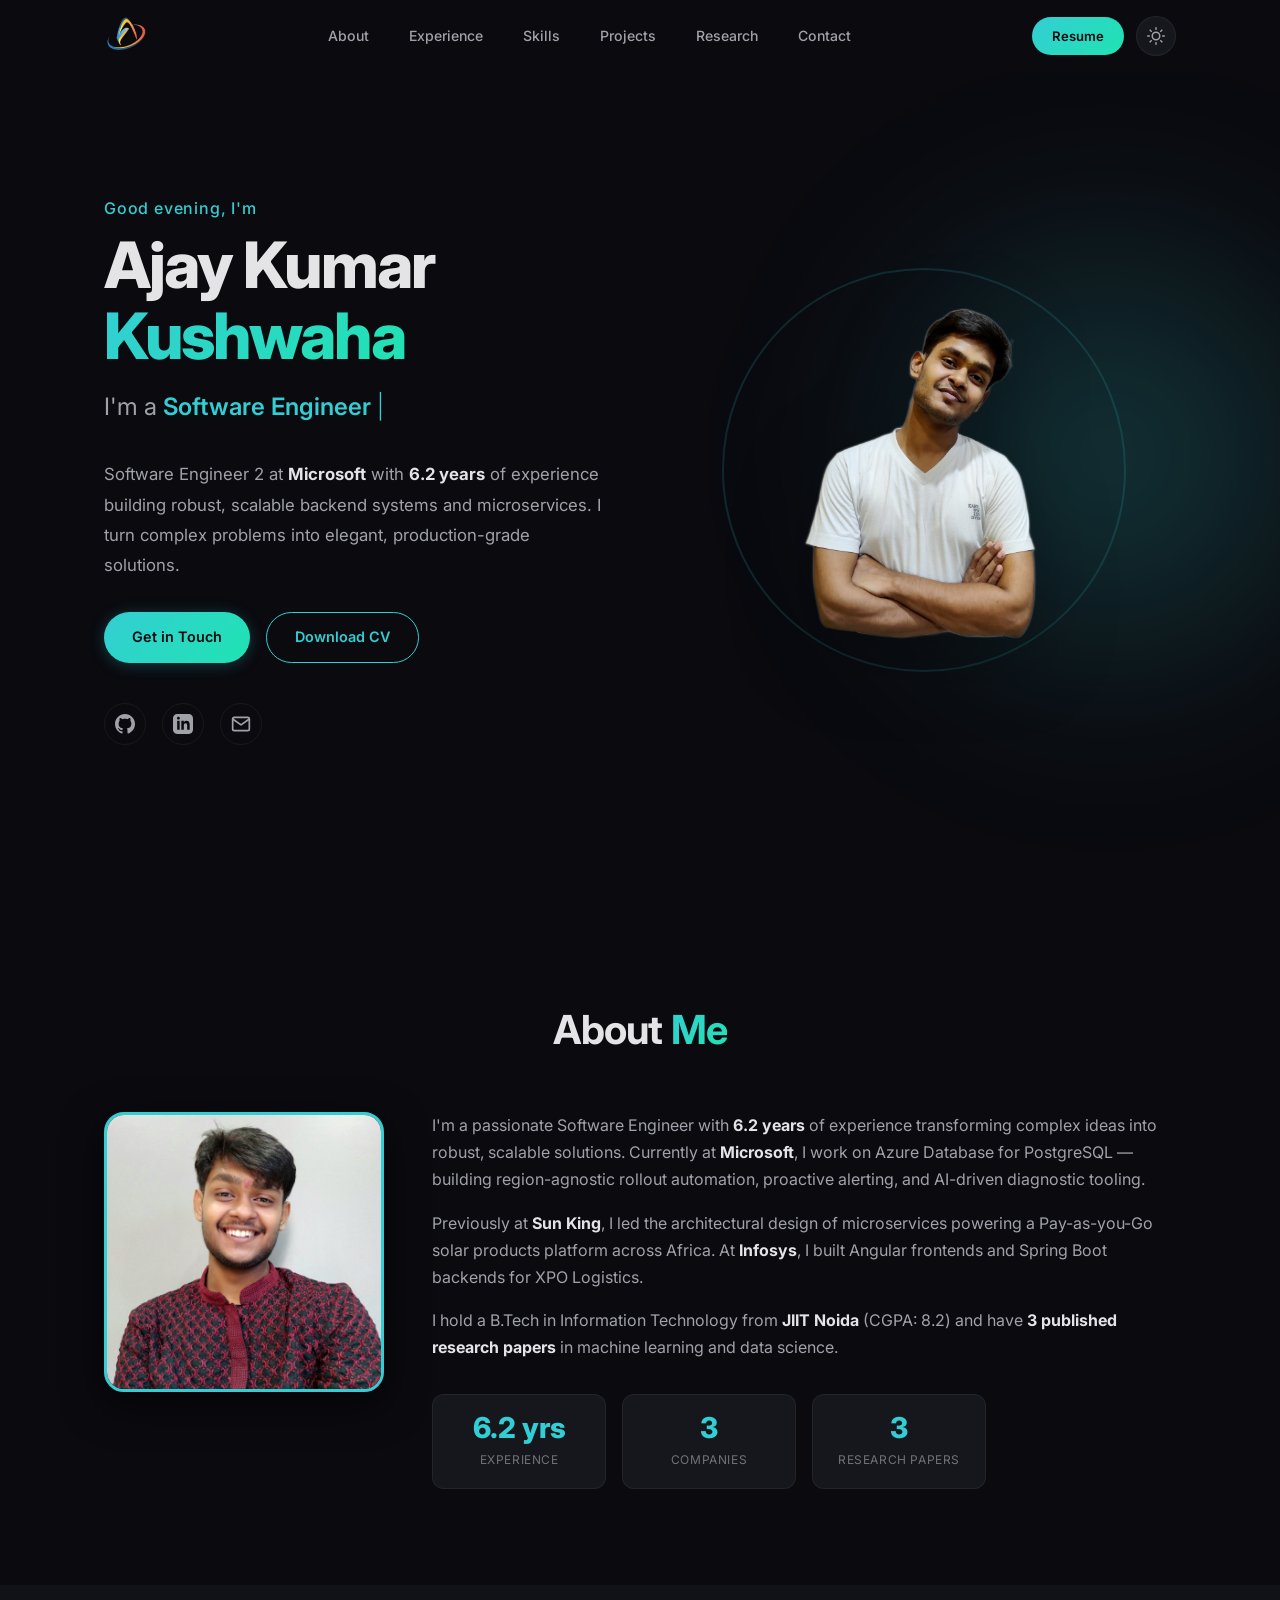
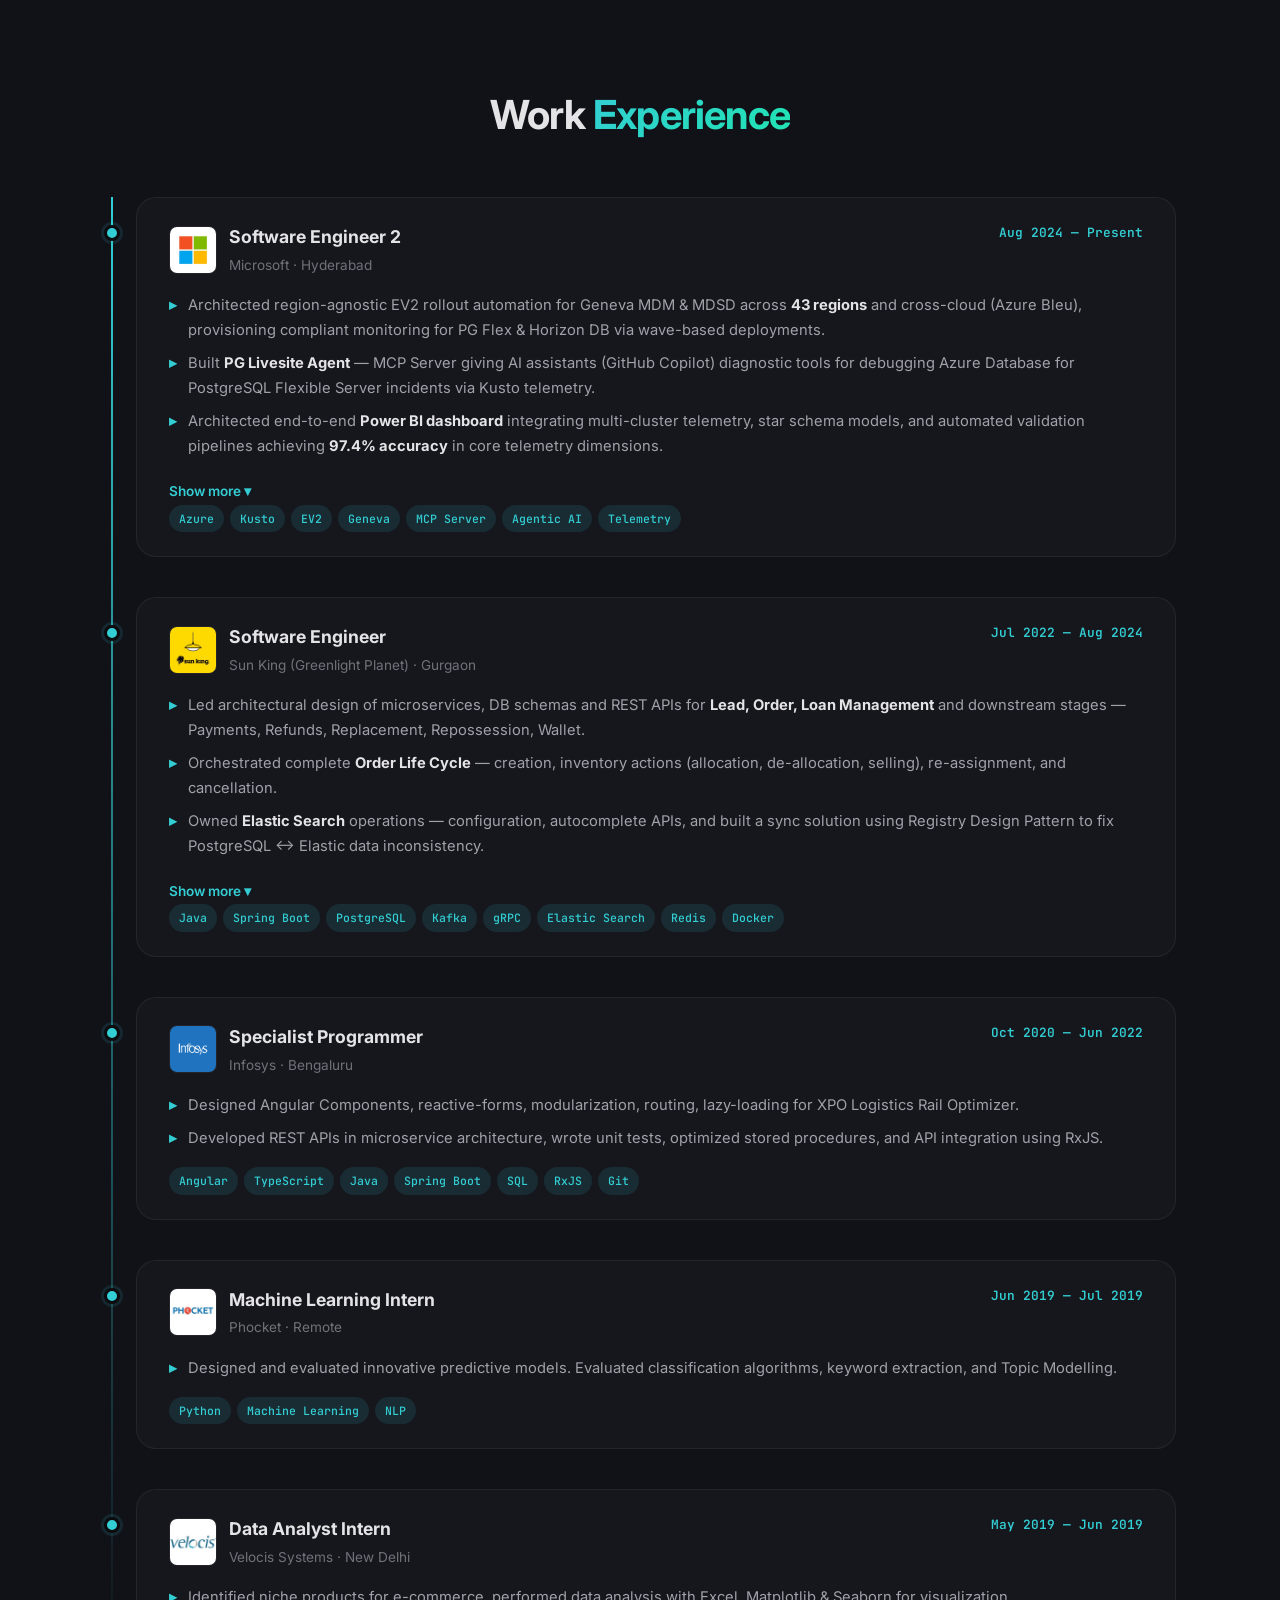
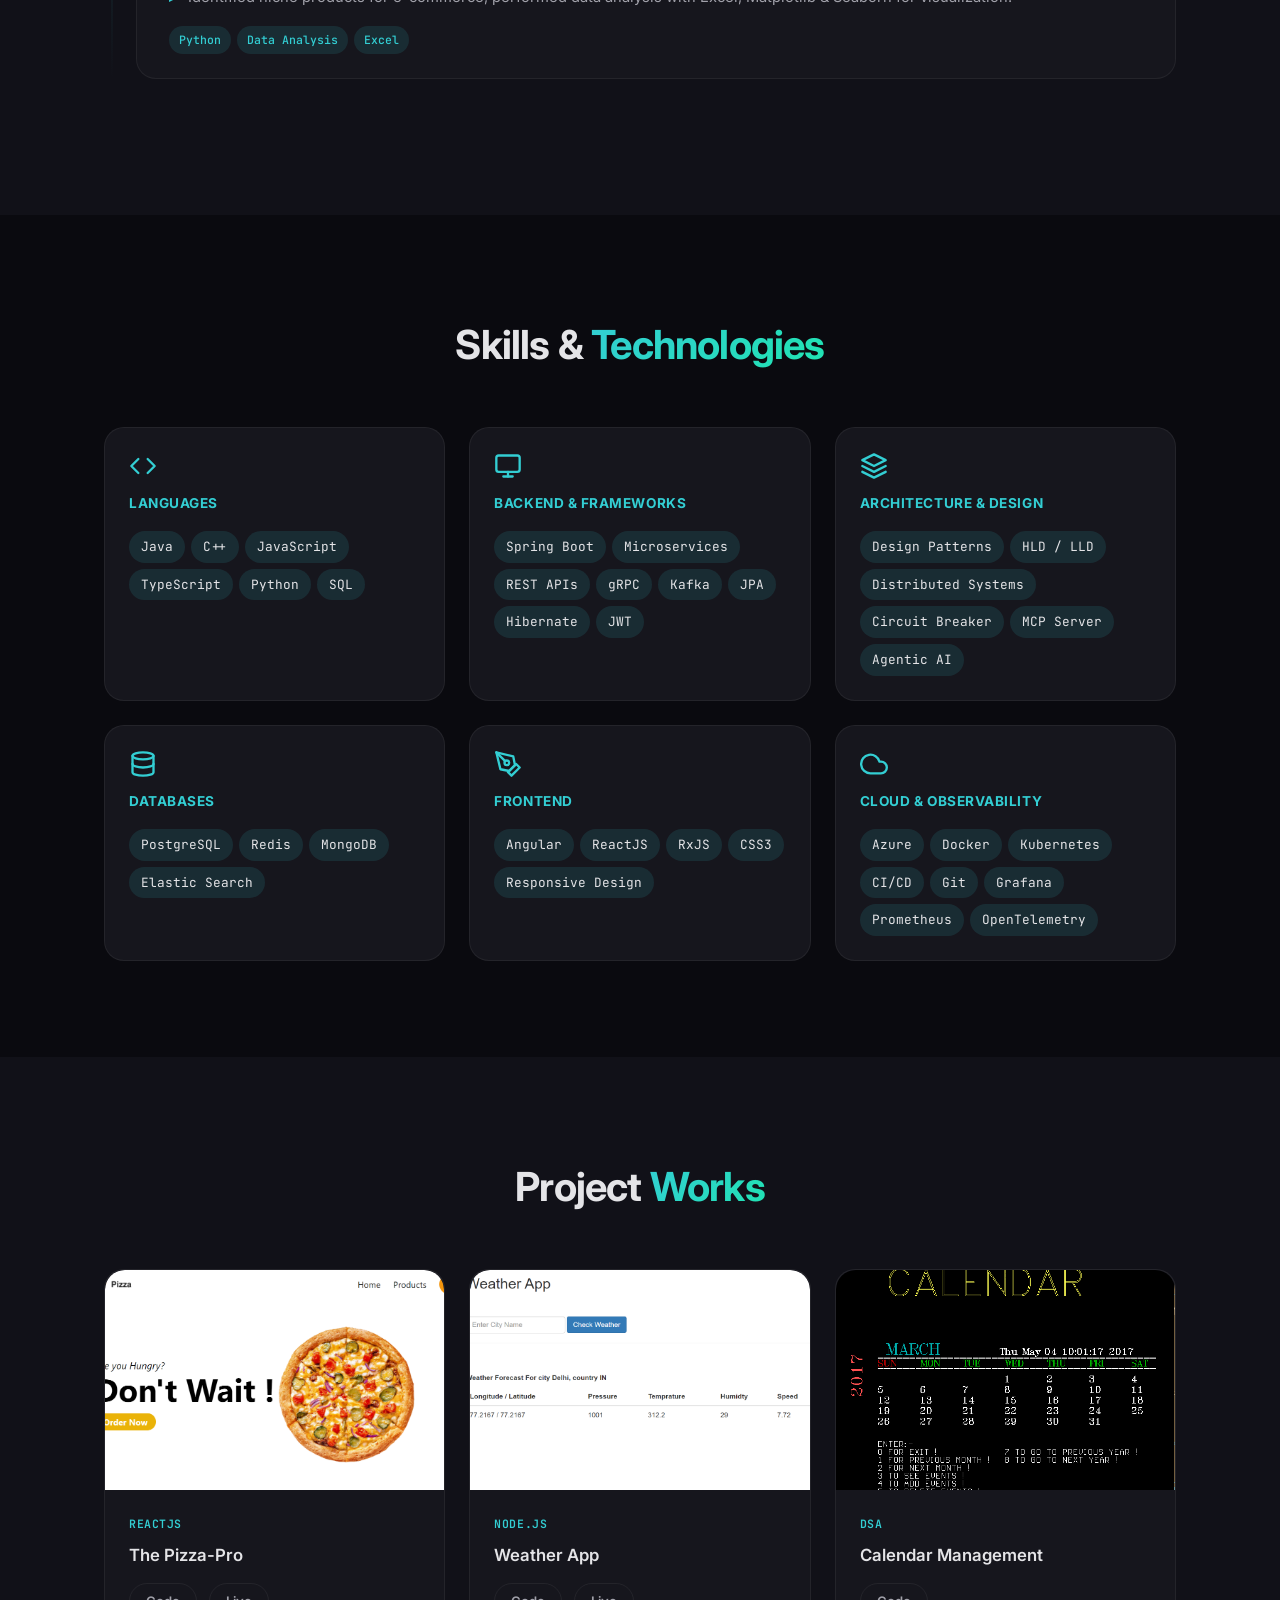
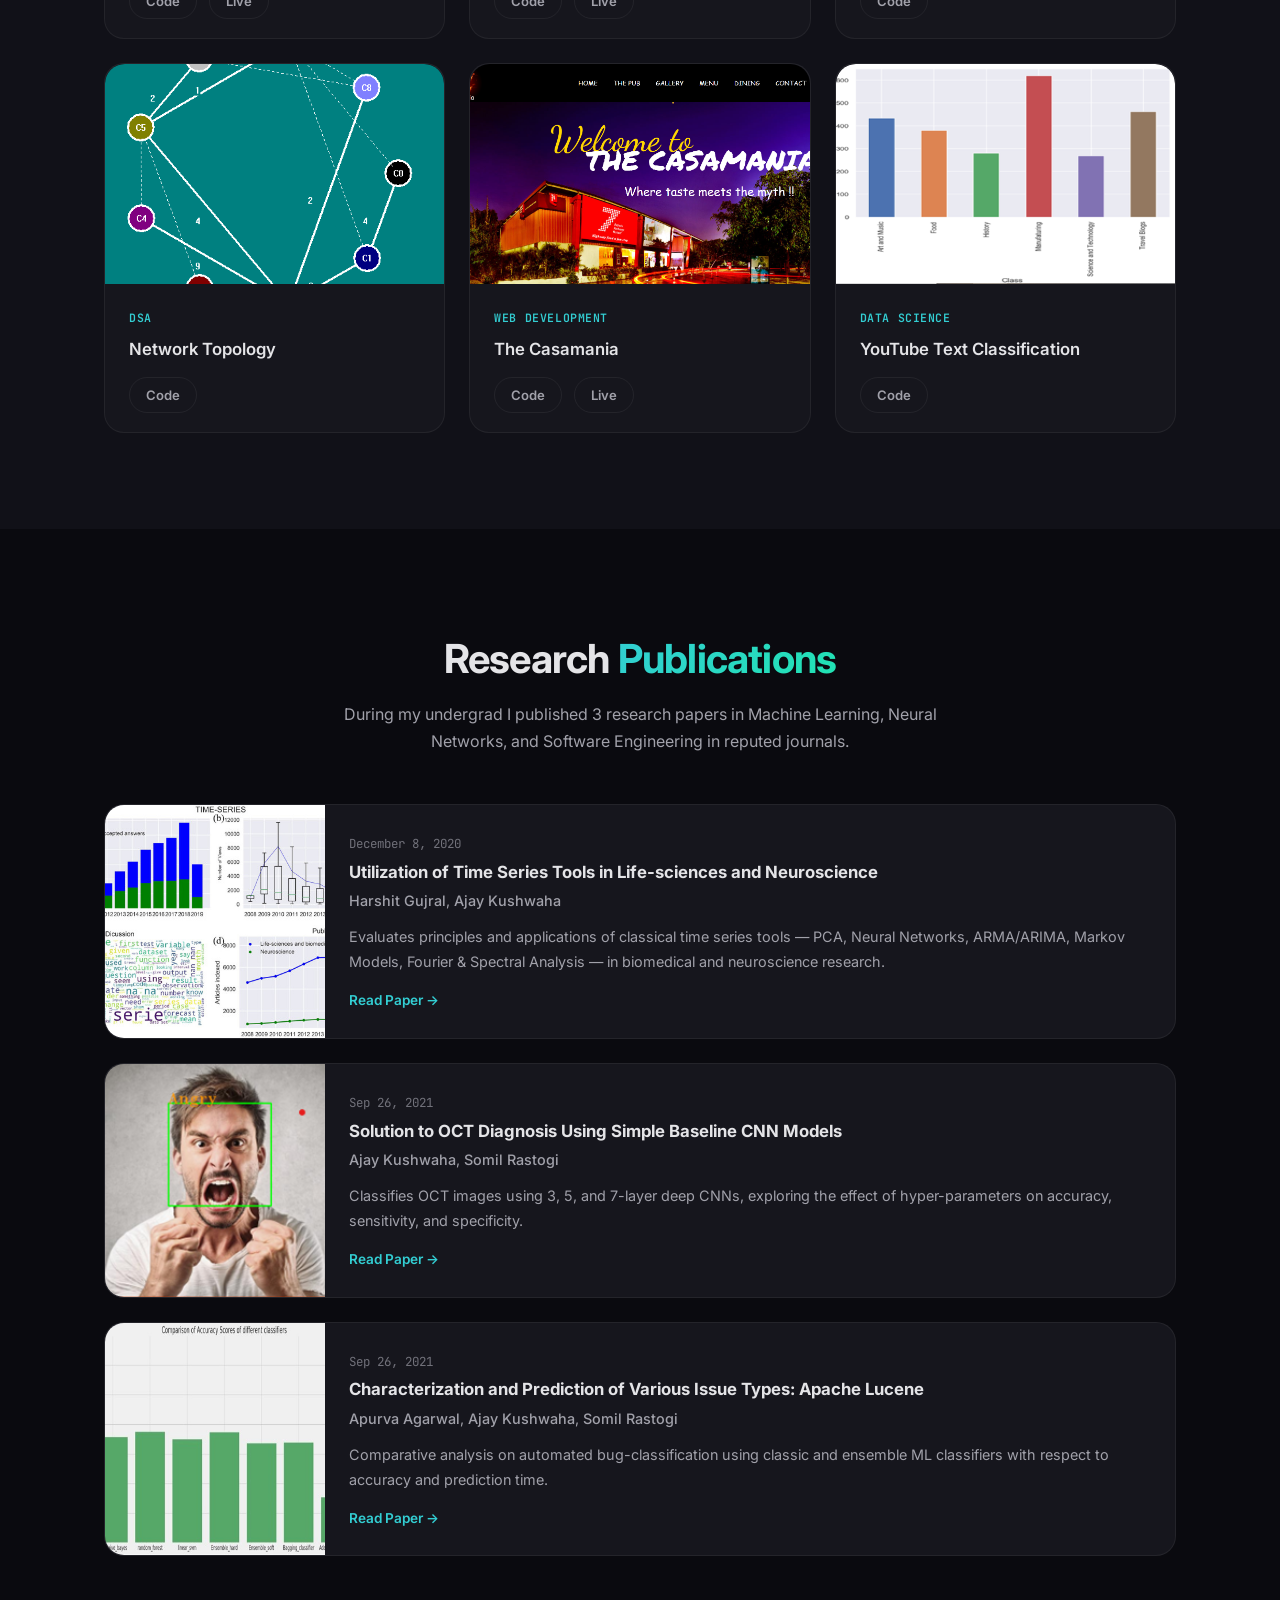
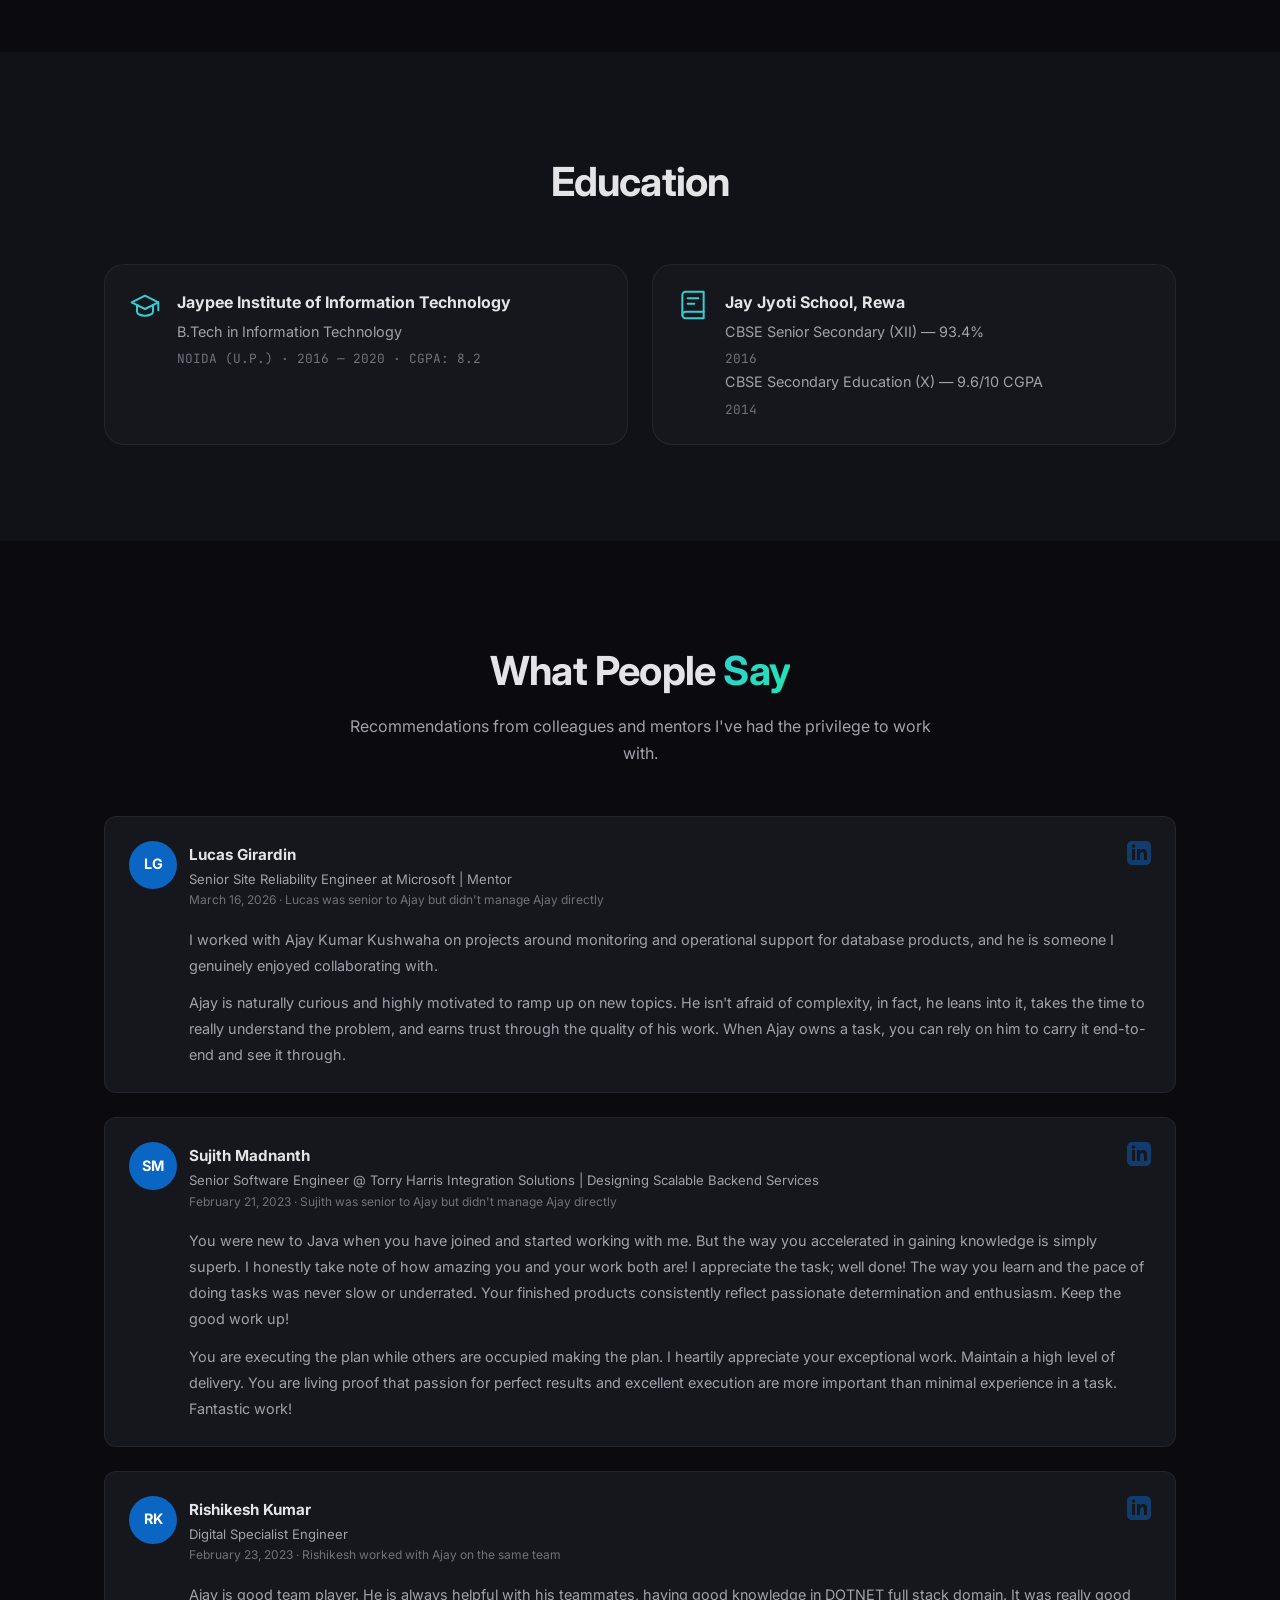
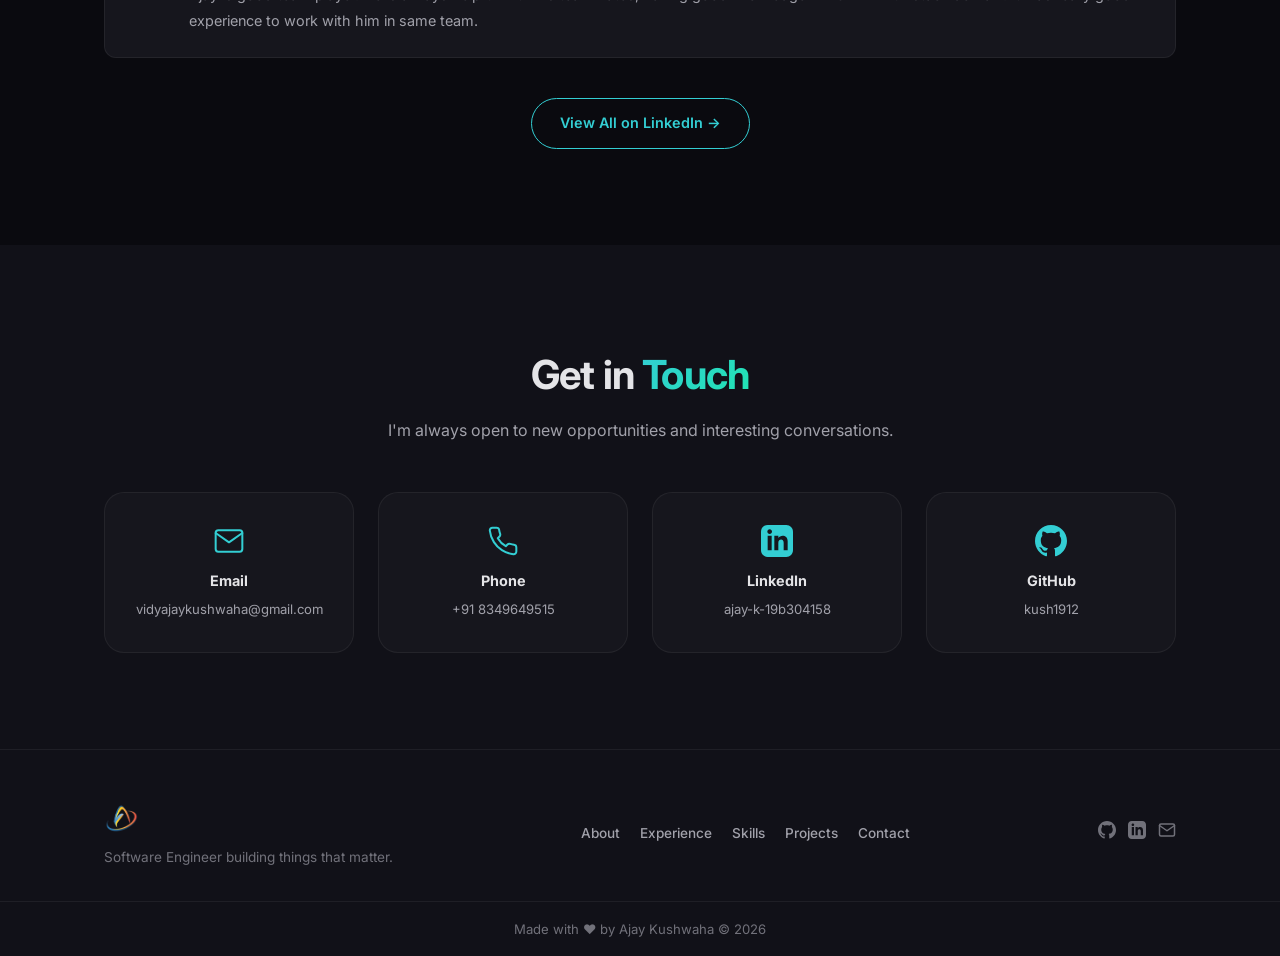
<file: index.html>
<!DOCTYPE html>
<html lang="en" data-theme="dark">
<head>
    <meta charset="UTF-8">
    <meta name="viewport" content="width=device-width, initial-scale=1.0">
    <title>Ajay Kushwaha — Software Engineer</title>
    <meta name="description" content="Portfolio of Ajay Kumar Kushwaha – Software Engineer 2 at Microsoft with 6+ years of experience in backend-heavy full-stack development.">
    <link rel="icon" href="./images/social-image.jpeg">
    <link rel="preconnect" href="https://fonts.googleapis.com">
    <link rel="preconnect" href="https://fonts.gstatic.com" crossorigin>
    <link href="https://fonts.googleapis.com/css2?family=Inter:wght@300;400;500;600;700;800&family=JetBrains+Mono:wght@400;500&display=swap" rel="stylesheet">
    <link rel="stylesheet" href="styles.css">
</head>
<body>

    <!-- ===== NAVBAR ===== -->
    <nav class="navbar" id="navbar">
        <div class="container nav-container">
            <a href="#hero" class="nav-logo"><img src="./images/logo-2.png" alt="Logo"></a>
            <ul class="nav-links" id="navLinks">
                <li><a href="#about" class="nav-link">About</a></li>
                <li><a href="#experience" class="nav-link">Experience</a></li>
                <li><a href="#skills" class="nav-link">Skills</a></li>
                <li><a href="#projects" class="nav-link">Projects</a></li>
                <li><a href="#publications" class="nav-link">Research</a></li>
                <li><a href="#contact" class="nav-link">Contact</a></li>
            </ul>
            <div class="nav-actions">
                <a href="https://drive.google.com/file/d/1bHguOERYRkp4T4EJ-AxXsdRhbKClsQc-/view?usp=sharing" target="_blank" class="btn btn-sm">Resume</a>
                <button class="theme-toggle" id="themeToggle" aria-label="Toggle theme">
                    <svg class="icon-sun" xmlns="http://www.w3.org/2000/svg" width="18" height="18" viewBox="0 0 24 24" fill="none" stroke="currentColor" stroke-width="2" stroke-linecap="round" stroke-linejoin="round"><circle cx="12" cy="12" r="5"/><line x1="12" y1="1" x2="12" y2="3"/><line x1="12" y1="21" x2="12" y2="23"/><line x1="4.22" y1="4.22" x2="5.64" y2="5.64"/><line x1="18.36" y1="18.36" x2="19.78" y2="19.78"/><line x1="1" y1="12" x2="3" y2="12"/><line x1="21" y1="12" x2="23" y2="12"/><line x1="4.22" y1="19.78" x2="5.64" y2="18.36"/><line x1="18.36" y1="5.64" x2="19.78" y2="4.22"/></svg>
                    <svg class="icon-moon" xmlns="http://www.w3.org/2000/svg" width="18" height="18" viewBox="0 0 24 24" fill="none" stroke="currentColor" stroke-width="2" stroke-linecap="round" stroke-linejoin="round"><path d="M21 12.79A9 9 0 1 1 11.21 3 7 7 0 0 0 21 12.79z"/></svg>
                </button>
                <button class="hamburger" id="hamburger" aria-label="Menu">
                    <span></span><span></span><span></span>
                </button>
            </div>
        </div>
    </nav>

    <!-- ===== HERO ===== -->
    <section class="hero" id="hero">
        <div class="hero-bg-glow"></div>
        <div class="container hero-container">
            <div class="hero-content">
                <p class="hero-greeting"><span id="greeting">Hello</span>, I'm</p>
                <h1 class="hero-name">Ajay Kumar<br><span class="gradient-text">Kushwaha</span></h1>
                <div class="hero-role">
                    <span class="role-prefix">I'm a </span>
                    <span class="typewriter" id="typewriter"></span>
                    <span class="cursor">|</span>
                </div>
                <p class="hero-desc">Software Engineer 2 at <strong>Microsoft</strong> with <strong><span id="expHero"></span></strong> of experience building robust, scalable backend systems and microservices. I turn complex problems into elegant, production-grade solutions.</p>
                <div class="hero-cta">
                    <a href="#contact" class="btn btn-primary">Get in Touch</a>
                    <a href="https://drive.google.com/file/d/1bHguOERYRkp4T4EJ-AxXsdRhbKClsQc-/view?usp=sharing" target="_blank" class="btn btn-outline">Download CV</a>
                </div>
                <div class="hero-socials">
                    <a href="https://github.com/kush1912" target="_blank" aria-label="GitHub">
                        <svg xmlns="http://www.w3.org/2000/svg" width="20" height="20" viewBox="0 0 24 24" fill="currentColor"><path d="M12 0c-6.626 0-12 5.373-12 12 0 5.302 3.438 9.8 8.207 11.387.599.111.793-.261.793-.577v-2.234c-3.338.726-4.033-1.416-4.033-1.416-.546-1.387-1.333-1.756-1.333-1.756-1.089-.745.083-.729.083-.729 1.205.084 1.839 1.237 1.839 1.237 1.07 1.834 2.807 1.304 3.492.997.107-.775.418-1.305.762-1.604-2.665-.305-5.467-1.334-5.467-5.931 0-1.311.469-2.381 1.236-3.221-.124-.303-.535-1.524.117-3.176 0 0 1.008-.322 3.301 1.23.957-.266 1.983-.399 3.003-.404 1.02.005 2.047.138 3.006.404 2.291-1.552 3.297-1.23 3.297-1.23.653 1.653.242 2.874.118 3.176.77.84 1.235 1.911 1.235 3.221 0 4.609-2.807 5.624-5.479 5.921.43.372.823 1.102.823 2.222v3.293c0 .319.192.694.801.576 4.765-1.589 8.199-6.086 8.199-11.386 0-6.627-5.373-12-12-12z"/></svg>
                    </a>
                    <a href="https://www.linkedin.com/in/ajay-k-19b304158/" target="_blank" aria-label="LinkedIn">
                        <svg xmlns="http://www.w3.org/2000/svg" width="20" height="20" viewBox="0 0 24 24" fill="currentColor"><path d="M19 0h-14c-2.761 0-5 2.239-5 5v14c0 2.761 2.239 5 5 5h14c2.762 0 5-2.239 5-5v-14c0-2.761-2.238-5-5-5zm-11 19h-3v-11h3v11zm-1.5-12.268c-.966 0-1.75-.79-1.75-1.764s.784-1.764 1.75-1.764 1.75.79 1.75 1.764-.783 1.764-1.75 1.764zm13.5 12.268h-3v-5.604c0-3.368-4-3.113-4 0v5.604h-3v-11h3v1.765c1.396-2.586 7-2.777 7 2.476v6.759z"/></svg>
                    </a>
                    <a href="mailto:vidyajaykushwaha@gmail.com" aria-label="Email">
                        <svg xmlns="http://www.w3.org/2000/svg" width="20" height="20" viewBox="0 0 24 24" fill="none" stroke="currentColor" stroke-width="2" stroke-linecap="round" stroke-linejoin="round"><path d="M4 4h16c1.1 0 2 .9 2 2v12c0 1.1-.9 2-2 2H4c-1.1 0-2-.9-2-2V6c0-1.1.9-2 2-2z"/><polyline points="22,6 12,13 2,6"/></svg>
                    </a>
                </div>
            </div>
            <div class="hero-image">
                <div class="hero-image-wrapper">
                    <img src="./images/man-5.png" alt="Ajay Kushwaha">
                    <div class="hero-image-ring"></div>
                </div>
            </div>
        </div>
    </section>

    <!-- ===== ABOUT ===== -->
    <section class="section about" id="about">
        <div class="container">
            <h2 class="section-title">About <span class="gradient-text">Me</span></h2>
            <div class="about-grid">
                <div class="about-image">
                    <img src="./images/social-image.jpeg" alt="Ajay Kushwaha">
                </div>
                <div class="about-content">
                    <p>I'm a passionate Software Engineer with <strong><span id="expAbout"></span></strong> of experience transforming complex ideas into robust, scalable solutions. Currently at <strong>Microsoft</strong>, I work on Azure Database for PostgreSQL — building region-agnostic rollout automation, proactive alerting, and AI-driven diagnostic tooling.</p>
                    <p>Previously at <strong>Sun King</strong>, I led the architectural design of microservices powering a Pay-as-you-Go solar products platform across Africa. At <strong>Infosys</strong>, I built Angular frontends and Spring Boot backends for XPO Logistics.</p>
                    <p>I hold a B.Tech in Information Technology from <strong>JIIT Noida</strong> (CGPA: 8.2) and have <strong>3 published research papers</strong> in machine learning and data science.</p>
                    <div class="about-stats">
                        <div class="stat">
                            <span class="stat-number" id="expStat"></span>
                            <span class="stat-label">Experience</span>
                        </div>
                        <div class="stat">
                            <span class="stat-number">3</span>
                            <span class="stat-label">Companies</span>
                        </div>
                        <div class="stat">
                            <span class="stat-number">3</span>
                            <span class="stat-label">Research Papers</span>
                        </div>
                    </div>
                </div>
            </div>
        </div>
    </section>

    <!-- ===== EXPERIENCE ===== -->
    <section class="section experience" id="experience">
        <div class="container">
            <h2 class="section-title">Work <span class="gradient-text">Experience</span></h2>
            <div class="timeline">

                <div class="timeline-item" data-reveal>
                    <div class="timeline-marker"></div>
                    <div class="timeline-card">
                        <div class="timeline-header">
                            <div class="timeline-company">
                                <a href="https://www.linkedin.com/company/microsoft/" target="_blank">
                                    <img src="./images/microsoft_logo.jpeg" alt="Microsoft" class="company-logo">
                                </a>
                                <div>
                                    <h3>Software Engineer 2</h3>
                                    <p class="company-name">Microsoft &middot; Hyderabad</p>
                                </div>
                            </div>
                            <span class="timeline-date">Aug 2024 — Present</span>
                        </div>
                        <ul class="timeline-details collapsible" data-visible="3">
                            <li>Architected region-agnostic EV2 rollout automation for Geneva MDM & MDSD across <strong>43 regions</strong> and cross-cloud (Azure Bleu), provisioning compliant monitoring for PG Flex & Horizon DB via wave-based deployments.</li>
                            <li>Built <strong>PG Livesite Agent</strong> — MCP Server giving AI assistants (GitHub Copilot) diagnostic tools for debugging Azure Database for PostgreSQL Flexible Server incidents via Kusto telemetry.</li>
                            <li>Architected end-to-end <strong>Power BI dashboard</strong> integrating multi-cluster telemetry, star schema models, and automated validation pipelines achieving <strong>97.4% accuracy</strong> in core telemetry dimensions.</li>
                            <li class="collapsible-hidden">Automated weekly Live Site Review pipeline via Kusto client, auto-generating Word reports and eliminating manual processes.</li>
                            <li class="collapsible-hidden">Built proactive alerting for MicrosoftDBForPGFlexProd with incident workflows and dynamic quota management.</li>
                        </ul>
                        <button class="collapse-toggle">Show more ▾</button>
                        <div class="timeline-tags">
                            <span>Azure</span><span>Kusto</span><span>EV2</span><span>Geneva</span><span>MCP Server</span><span>Agentic AI</span><span>Telemetry</span>
                        </div>
                    </div>
                </div>

                <div class="timeline-item" data-reveal>
                    <div class="timeline-marker"></div>
                    <div class="timeline-card">
                        <div class="timeline-header">
                            <div class="timeline-company">
                                <a href="https://www.linkedin.com/company/greenlightplanet/" target="_blank">
                                    <img src="./images/Sunking.jpg" alt="Sun King" class="company-logo">
                                </a>
                                <div>
                                <h3>Software Engineer</h3>
                                    <p class="company-name">Sun King (Greenlight Planet) &middot; Gurgaon</p>
                                </div>
                            </div>
                            <span class="timeline-date">Jul 2022 — Aug 2024</span>
                        </div>
                        <ul class="timeline-details collapsible" data-visible="3">
                            <li>Led architectural design of microservices, DB schemas and REST APIs for <strong>Lead, Order, Loan Management</strong> and downstream stages — Payments, Refunds, Replacement, Repossession, Wallet.</li>
                            <li>Orchestrated complete <strong>Order Life Cycle</strong> — creation, inventory actions (allocation, de-allocation, selling), re-assignment, and cancellation.</li>
                            <li>Owned <strong>Elastic Search</strong> operations — configuration, autocomplete APIs, and built a sync solution using Registry Design Pattern to fix PostgreSQL ↔ Elastic data inconsistency.</li>
                            <li class="collapsible-hidden">Implemented <strong>write-through Redis cache</strong> for auth tokens improving perf by 60%; migrated R-socket → gRPC yielding 30% boost.</li>
                            <li class="collapsible-hidden">Configured <strong>Kafka consumer</strong> for real-time MPESA payment receipt processing, scheduler for payment allocation, and refund initiation.</li>
                        </ul>
                        <button class="collapse-toggle">Show more ▾</button>
                        <div class="timeline-tags">
                            <span>Java</span><span>Spring Boot</span><span>PostgreSQL</span><span>Kafka</span><span>gRPC</span><span>Elastic Search</span><span>Redis</span><span>Docker</span>
                        </div>
                    </div>
                </div>

                <div class="timeline-item" data-reveal>
                    <div class="timeline-marker"></div>
                    <div class="timeline-card">
                        <div class="timeline-header">
                            <div class="timeline-company">
                                <a href="https://www.linkedin.com/company/infosys/" target="_blank">
                                    <img src="./images/Infosys.jpg" alt="Infosys" class="company-logo">
                                </a>
                                <div>
                                    <h3>Specialist Programmer</h3>
                                    <p class="company-name">Infosys &middot; Bengaluru</p>
                                </div>
                            </div>
                            <span class="timeline-date">Oct 2020 — Jun 2022</span>
                        </div>
                        <ul class="timeline-details">
                            <li>Designed Angular Components, reactive-forms, modularization, routing, lazy-loading for XPO Logistics Rail Optimizer.</li>
                            <li>Developed REST APIs in microservice architecture, wrote unit tests, optimized stored procedures, and API integration using RxJS.</li>
                        </ul>
                        <div class="timeline-tags">
                            <span>Angular</span><span>TypeScript</span><span>Java</span><span>Spring Boot</span><span>SQL</span><span>RxJS</span><span>Git</span>
                        </div>
                    </div>
                </div>

                <div class="timeline-item" data-reveal>
                    <div class="timeline-marker"></div>
                    <div class="timeline-card">
                        <div class="timeline-header">
                            <div class="timeline-company">
                                <a href="https://www.linkedin.com/company/phocket-instant-access-to-cash/" target="_blank">
                                    <img src="./images/Phocket.jpg" alt="Phocket" class="company-logo">
                                </a>
                                <div>
                                    <h3>Machine Learning Intern</h3>
                                    <p class="company-name">Phocket &middot; Remote</p>
                                </div>
                            </div>
                            <span class="timeline-date">Jun 2019 — Jul 2019</span>
                        </div>
                        <ul class="timeline-details">
                            <li>Designed and evaluated innovative predictive models. Evaluated classification algorithms, keyword extraction, and Topic Modelling.</li>
                        </ul>
                        <div class="timeline-tags">
                            <span>Python</span><span>Machine Learning</span><span>NLP</span>
                        </div>
                    </div>
                </div>

                <div class="timeline-item" data-reveal>
                    <div class="timeline-marker"></div>
                    <div class="timeline-card">
                        <div class="timeline-header">
                            <div class="timeline-company">
                                <a href="https://www.linkedin.com/company/velocis-systems/" target="_blank">
                                    <img src="./images/Velocis.jpg" alt="Velocis" class="company-logo">
                                </a>
                                <div>
                                    <h3>Data Analyst Intern</h3>
                                    <p class="company-name">Velocis Systems &middot; New Delhi</p>
                                </div>
                            </div>
                            <span class="timeline-date">May 2019 — Jun 2019</span>
                        </div>
                        <ul class="timeline-details">
                            <li>Identified niche products for e-commerce, performed data analysis with Excel, Matplotlib & Seaborn for visualization.</li>
                        </ul>
                        <div class="timeline-tags">
                            <span>Python</span><span>Data Analysis</span><span>Excel</span>
                        </div>
                    </div>
                </div>

            </div>
        </div>
    </section>

    <!-- ===== SKILLS ===== -->
    <section class="section skills" id="skills">
        <div class="container">
            <h2 class="section-title">Skills & <span class="gradient-text">Technologies</span></h2>
            <div class="skills-grid">
                <div class="skill-group" data-reveal>
                    <div class="skill-group-icon">
                        <svg xmlns="http://www.w3.org/2000/svg" width="28" height="28" viewBox="0 0 24 24" fill="none" stroke="currentColor" stroke-width="2" stroke-linecap="round" stroke-linejoin="round"><polyline points="16 18 22 12 16 6"/><polyline points="8 6 2 12 8 18"/></svg>
                    </div>
                    <h3>Languages</h3>
                    <div class="skill-tags">
                        <span>Java</span><span>C++</span><span>JavaScript</span><span>TypeScript</span><span>Python</span><span>SQL</span>
                    </div>
                </div>
                <div class="skill-group" data-reveal>
                    <div class="skill-group-icon">
                        <svg xmlns="http://www.w3.org/2000/svg" width="28" height="28" viewBox="0 0 24 24" fill="none" stroke="currentColor" stroke-width="2" stroke-linecap="round" stroke-linejoin="round"><rect x="2" y="3" width="20" height="14" rx="2" ry="2"/><line x1="8" y1="21" x2="16" y2="21"/><line x1="12" y1="17" x2="12" y2="21"/></svg>
                    </div>
                    <h3>Backend & Frameworks</h3>
                    <div class="skill-tags">
                        <span>Spring Boot</span><span>Microservices</span><span>REST APIs</span><span>gRPC</span><span>Kafka</span><span>JPA</span><span>Hibernate</span><span>JWT</span>
                    </div>
                </div>
                <div class="skill-group" data-reveal>
                    <div class="skill-group-icon">
                        <svg xmlns="http://www.w3.org/2000/svg" width="28" height="28" viewBox="0 0 24 24" fill="none" stroke="currentColor" stroke-width="2" stroke-linecap="round" stroke-linejoin="round"><polygon points="12 2 2 7 12 12 22 7 12 2"/><polyline points="2 17 12 22 22 17"/><polyline points="2 12 12 17 22 12"/></svg>
                    </div>
                    <h3>Architecture & Design</h3>
                    <div class="skill-tags">
                        <span>Design Patterns</span><span>HLD / LLD</span><span>Distributed Systems</span><span>Circuit Breaker</span><span>MCP Server</span><span>Agentic AI</span>
                    </div>
                </div>
                <div class="skill-group" data-reveal>
                    <div class="skill-group-icon">
                        <svg xmlns="http://www.w3.org/2000/svg" width="28" height="28" viewBox="0 0 24 24" fill="none" stroke="currentColor" stroke-width="2" stroke-linecap="round" stroke-linejoin="round"><ellipse cx="12" cy="5" rx="9" ry="3"/><path d="M21 12c0 1.66-4 3-9 3s-9-1.34-9-3"/><path d="M3 5v14c0 1.66 4 3 9 3s9-1.34 9-3V5"/></svg>
                    </div>
                    <h3>Databases</h3>
                    <div class="skill-tags">
                        <span>PostgreSQL</span><span>Redis</span><span>MongoDB</span><span>Elastic Search</span>
                    </div>
                </div>
                <div class="skill-group" data-reveal>
                    <div class="skill-group-icon">
                        <svg xmlns="http://www.w3.org/2000/svg" width="28" height="28" viewBox="0 0 24 24" fill="none" stroke="currentColor" stroke-width="2" stroke-linecap="round" stroke-linejoin="round"><path d="M12 19l7-7 3 3-7 7-3-3z"/><path d="M18 13l-1.5-7.5L2 2l3.5 14.5L13 18l5-5z"/><path d="M2 2l7.586 7.586"/><circle cx="11" cy="11" r="2"/></svg>
                    </div>
                    <h3>Frontend</h3>
                    <div class="skill-tags">
                        <span>Angular</span><span>ReactJS</span><span>RxJS</span><span>CSS3</span><span>Responsive Design</span>
                    </div>
                </div>
                <div class="skill-group" data-reveal>
                    <div class="skill-group-icon">
                        <svg xmlns="http://www.w3.org/2000/svg" width="28" height="28" viewBox="0 0 24 24" fill="none" stroke="currentColor" stroke-width="2" stroke-linecap="round" stroke-linejoin="round"><path d="M18 10h-1.26A8 8 0 1 0 9 20h9a5 5 0 0 0 0-10z"/></svg>
                    </div>
                    <h3>Cloud & Observability</h3>
                    <div class="skill-tags">
                        <span>Azure</span><span>Docker</span><span>Kubernetes</span><span>CI/CD</span><span>Git</span><span>Grafana</span><span>Prometheus</span><span>OpenTelemetry</span>
                    </div>
                </div>
            </div>
        </div>
    </section>

    <!-- ===== PROJECTS ===== -->
    <section class="section projects" id="projects">
        <div class="container">
            <h2 class="section-title">Project <span class="gradient-text">Works</span></h2>
            <div class="projects-grid">

                <div class="project-card" data-reveal>
                    <div class="project-image">
                        <img src="./images/pizza.png" alt="The Pizza-Pro">
                    </div>
                    <div class="project-info">
                        <span class="project-tech">ReactJS</span>
                        <h3>The Pizza-Pro</h3>
                        <div class="project-links">
                            <a href="https://github.com/kush1912/pizza-cart" target="_blank">Code</a>
                            <a href="https://kush1912.github.io/pizza-cart/" target="_blank">Live</a>
                        </div>
                    </div>
                </div>

                <div class="project-card" data-reveal>
                    <div class="project-image">
                        <img src="./images/weather.png" alt="Weather App">
                    </div>
                    <div class="project-info">
                        <span class="project-tech">Node.js</span>
                        <h3>Weather App</h3>
                        <div class="project-links">
                            <a href="https://github.com/kush1912/weather-app" target="_blank">Code</a>
                            <a href="https://weather-app-7707.onrender.com/" target="_blank">Live</a>
                        </div>
                    </div>
                </div>

                <div class="project-card" data-reveal>
                    <div class="project-image">
                        <img src="./images/calendar.png" alt="Calendar Management">
                    </div>
                    <div class="project-info">
                        <span class="project-tech">DSA</span>
                        <h3>Calendar Management</h3>
                        <div class="project-links">
                            <a href="https://github.com/kush1912/calendar-management" target="_blank">Code</a>
                        </div>
                    </div>
                </div>

                <div class="project-card" data-reveal>
                    <div class="project-image">
                        <img src="./images/tree 2.png" alt="Network Topology">
                    </div>
                    <div class="project-info">
                        <span class="project-tech">DSA</span>
                        <h3>Network Topology</h3>
                        <div class="project-links">
                            <a href="https://github.com/kush1912/NETWORK-TOPOLOGY" target="_blank">Code</a>
                        </div>
                    </div>
                </div>

                <div class="project-card" data-reveal>
                    <div class="project-image">
                        <img src="./images/casamania.png" alt="Casamania">
                    </div>
                    <div class="project-info">
                        <span class="project-tech">Web Development</span>
                        <h3>The Casamania</h3>
                        <div class="project-links">
                            <a href="https://github.com/kush1912/Casamania" target="_blank">Code</a>
                            <a href="https://casamania.netlify.app/" target="_blank">Live</a>
                        </div>
                    </div>
                </div>

                <div class="project-card" data-reveal>
                    <div class="project-image">
                        <img src="./images/Youtube-text-classification.png" alt="Youtube Text Classification">
                    </div>
                    <div class="project-info">
                        <span class="project-tech">Data Science</span>
                        <h3>YouTube Text Classification</h3>
                        <div class="project-links">
                            <a href="https://github.com/kush1912/Text-Classification" target="_blank">Code</a>
                        </div>
                    </div>
                </div>

            </div>
        </div>
    </section>

    <!-- ===== PUBLICATIONS ===== -->
    <section class="section publications" id="publications">
        <div class="container">
            <h2 class="section-title">Research <span class="gradient-text">Publications</span></h2>
            <p class="section-subtitle">During my undergrad I published 3 research papers in Machine Learning, Neural Networks, and Software Engineering in reputed journals.</p>
            <div class="publications-grid">

                <article class="pub-card" data-reveal>
                    <div class="pub-image">
                        <img src="./images/Time-series.jpg" alt="Time Series">
                    </div>
                    <div class="pub-content">
                        <span class="pub-date">December 8, 2020</span>
                        <h3><a href="https://www.ncbi.nlm.nih.gov/pmc/articles/PMC7727047/" target="_blank">Utilization of Time Series Tools in Life-sciences and Neuroscience</a></h3>
                        <p class="pub-authors">
                            <a href="https://www.linkedin.com/in/harshitgujral/" target="_blank">Harshit Gujral</a>,
                            <a href="https://www.linkedin.com/in/ajay-k-19b304158/" target="_blank">Ajay Kushwaha</a>
                        </p>
                        <p>Evaluates principles and applications of classical time series tools — PCA, Neural Networks, ARMA/ARIMA, Markov Models, Fourier &amp; Spectral Analysis — in biomedical and neuroscience research.</p>
                        <a href="https://www.ncbi.nlm.nih.gov/pmc/articles/PMC7727047/" target="_blank" class="pub-link">Read Paper →</a>
                    </div>
                </article>

                <article class="pub-card" data-reveal>
                    <div class="pub-image">
                        <img src="./images/cnn-3.png" alt="CNN OCT">
                    </div>
                    <div class="pub-content">
                        <span class="pub-date">Sep 26, 2021</span>
                        <h3><a href="https://link.springer.com/chapter/10.1007/978-981-16-3071-2_30" target="_blank">Solution to OCT Diagnosis Using Simple Baseline CNN Models</a></h3>
                        <p class="pub-authors">
                            <a href="https://www.linkedin.com/in/ajay-k-19b304158/" target="_blank">Ajay Kushwaha</a>,
                            <a href="https://www.linkedin.com/in/somil-rastogi-219809190/" target="_blank">Somil Rastogi</a>
                        </p>
                        <p>Classifies OCT images using 3, 5, and 7-layer deep CNNs, exploring the effect of hyper-parameters on accuracy, sensitivity, and specificity.</p>
                        <a href="https://link.springer.com/chapter/10.1007/978-981-16-3071-2_30" target="_blank" class="pub-link">Read Paper →</a>
                    </div>
                </article>

                <article class="pub-card" data-reveal>
                    <div class="pub-image">
                        <img src="./images/bug-2.jpg" alt="Bug Classification">
                    </div>
                    <div class="pub-content">
                        <span class="pub-date">Sep 26, 2021</span>
                        <h3><a href="https://link.springer.com/chapter/10.1007/978-981-16-3071-2_7" target="_blank">Characterization and Prediction of Various Issue Types: Apache Lucene</a></h3>
                        <p class="pub-authors">
                            <a href="https://www.linkedin.com/in/aggarwalapurva/" target="_blank">Apurva Agarwal</a>,
                            <a href="https://www.linkedin.com/in/ajay-k-19b304158/" target="_blank">Ajay Kushwaha</a>,
                            <a href="https://www.linkedin.com/in/somil-rastogi-219809190/" target="_blank">Somil Rastogi</a>
                        </p>
                        <p>Comparative analysis on automated bug-classification using classic and ensemble ML classifiers with respect to accuracy and prediction time.</p>
                        <a href="https://link.springer.com/chapter/10.1007/978-981-16-3071-2_7" target="_blank" class="pub-link">Read Paper →</a>
                    </div>
                </article>

            </div>
        </div>
    </section>

    <!-- ===== EDUCATION ===== -->
    <section class="section education" id="education">
        <div class="container">
            <h2 class="section-title">Education</h2>
            <div class="education-grid">
                <div class="edu-card" data-reveal>
                    <div class="edu-icon">
                        <svg xmlns="http://www.w3.org/2000/svg" width="32" height="32" viewBox="0 0 24 24" fill="none" stroke="currentColor" stroke-width="1.5" stroke-linecap="round" stroke-linejoin="round"><path d="M22 10v6M2 10l10-5 10 5-10 5z"/><path d="M6 12v5c0 1.66 2.69 3 6 3s6-1.34 6-3v-5"/></svg>
                    </div>
                    <div>
                        <h3>Jaypee Institute of Information Technology</h3>
                        <p class="edu-degree">B.Tech in Information Technology</p>
                        <p class="edu-meta">NOIDA (U.P.) &middot; 2016 — 2020 &middot; CGPA: 8.2</p>
                    </div>
                </div>
                <div class="edu-card" data-reveal>
                    <div class="edu-icon">
                        <svg xmlns="http://www.w3.org/2000/svg" width="32" height="32" viewBox="0 0 24 24" fill="none" stroke="currentColor" stroke-width="1.5" stroke-linecap="round" stroke-linejoin="round"><path d="M4 19.5A2.5 2.5 0 0 1 6.5 17H20"/><path d="M6.5 2H20v20H6.5A2.5 2.5 0 0 1 4 19.5v-15A2.5 2.5 0 0 1 6.5 2z"/><line x1="8" y1="7" x2="16" y2="7"/><line x1="8" y1="11" x2="13" y2="11"/></svg>
                    </div>
                    <div>
                        <h3>Jay Jyoti School, Rewa</h3>
                        <p class="edu-degree">CBSE Senior Secondary (XII) — 93.4%</p>
                        <p class="edu-meta">2016</p>
                        <p class="edu-degree">CBSE Secondary Education (X) — 9.6/10 CGPA</p>
                        <p class="edu-meta">2014</p>
                    </div>
                </div>
            </div>
        </div>
    </section>

    <!-- ===== TESTIMONIALS ===== -->
    <section class="section testimonials" id="testimonials">
        <div class="container">
            <h2 class="section-title">What People <span class="gradient-text">Say</span></h2>
            <p class="section-subtitle">Recommendations from colleagues and mentors I've had the privilege to work with.</p>
            <div class="testimonials-list">

                <div class="li-rec-card" data-reveal>
                    <div class="li-rec-header">
                        <a href="https://www.linkedin.com/in/lucas-girardin/" target="_blank" class="li-rec-avatar">LG</a>
                        <div class="li-rec-meta">
                            <a href="https://www.linkedin.com/in/lucas-girardin/" target="_blank" class="li-rec-name">Lucas Girardin</a>
                            <p class="li-rec-title">Senior Site Reliability Engineer at Microsoft | Mentor</p>
                            <p class="li-rec-date">March 16, 2026 &middot; Lucas was senior to Ajay but didn't manage Ajay directly</p>
                        </div>
                        <a href="https://www.linkedin.com/in/lucas-girardin/" target="_blank" class="li-rec-logo-link" aria-label="View Lucas on LinkedIn"><svg class="li-rec-logo" xmlns="http://www.w3.org/2000/svg" width="24" height="24" viewBox="0 0 24 24" fill="#0a66c2"><path d="M19 0h-14c-2.761 0-5 2.239-5 5v14c0 2.761 2.239 5 5 5h14c2.762 0 5-2.239 5-5v-14c0-2.761-2.238-5-5-5zm-11 19h-3v-11h3v11zm-1.5-12.268c-.966 0-1.75-.79-1.75-1.764s.784-1.764 1.75-1.764 1.75.79 1.75 1.764-.783 1.764-1.75 1.764zm13.5 12.268h-3v-5.604c0-3.368-4-3.113-4 0v5.604h-3v-11h3v1.765c1.396-2.586 7-2.777 7 2.476v6.759z"/></svg></a>
                    </div>
                    <div class="li-rec-body rec-collapsible">
                        <p>I worked with Ajay Kumar Kushwaha on projects around monitoring and operational support for database products, and he is someone I genuinely enjoyed collaborating with.</p>
                        <p>Ajay is naturally curious and highly motivated to ramp up on new topics. He isn't afraid of complexity, in fact, he leans into it, takes the time to really understand the problem, and earns trust through the quality of his work. When Ajay owns a task, you can rely on him to carry it end-to-end and see it through.</p>
                    </div>
                    <button class="rec-read-more">Read more ▾</button>
                </div>

                <div class="li-rec-card" data-reveal>
                    <div class="li-rec-header">
                        <a href="https://www.linkedin.com/in/sujith-madnanth-6a006b149/" target="_blank" class="li-rec-avatar">SM</a>
                        <div class="li-rec-meta">
                            <a href="https://www.linkedin.com/in/sujith-madnanth-6a006b149/" target="_blank" class="li-rec-name">Sujith Madnanth</a>
                            <p class="li-rec-title">Senior Software Engineer @ Torry Harris Integration Solutions | Designing Scalable Backend Services</p>
                            <p class="li-rec-date">February 21, 2023 &middot; Sujith was senior to Ajay but didn't manage Ajay directly</p>
                        </div>
                        <a href="https://www.linkedin.com/in/sujith-madnanth-6a006b149/" target="_blank" class="li-rec-logo-link" aria-label="View Sujith on LinkedIn"><svg class="li-rec-logo" xmlns="http://www.w3.org/2000/svg" width="24" height="24" viewBox="0 0 24 24" fill="#0a66c2"><path d="M19 0h-14c-2.761 0-5 2.239-5 5v14c0 2.761 2.239 5 5 5h14c2.762 0 5-2.239 5-5v-14c0-2.761-2.238-5-5-5zm-11 19h-3v-11h3v11zm-1.5-12.268c-.966 0-1.75-.79-1.75-1.764s.784-1.764 1.75-1.764 1.75.79 1.75 1.764-.783 1.764-1.75 1.764zm13.5 12.268h-3v-5.604c0-3.368-4-3.113-4 0v5.604h-3v-11h3v1.765c1.396-2.586 7-2.777 7 2.476v6.759z"/></svg></a>
                    </div>
                    <div class="li-rec-body rec-collapsible">
                        <p>You were new to Java when you have joined and started working with me. But the way you accelerated in gaining knowledge is simply superb. I honestly take note of how amazing you and your work both are! I appreciate the task; well done! The way you learn and the pace of doing tasks was never slow or underrated. Your finished products consistently reflect passionate determination and enthusiasm. Keep the good work up!</p>
                        <p>You are executing the plan while others are occupied making the plan. I heartily appreciate your exceptional work. Maintain a high level of delivery. You are living proof that passion for perfect results and excellent execution are more important than minimal experience in a task. Fantastic work!</p>
                    </div>
                    <button class="rec-read-more">Read more ▾</button>
                </div>

                <div class="li-rec-card" data-reveal>
                    <div class="li-rec-header">
                        <a href="https://www.linkedin.com/in/rishikesh-kumar-8b5957188/" target="_blank" class="li-rec-avatar">RK</a>
                        <div class="li-rec-meta">
                            <a href="https://www.linkedin.com/in/rishikesh-kumar-8b5957188/" target="_blank" class="li-rec-name">Rishikesh Kumar</a>
                            <p class="li-rec-title">Digital Specialist Engineer</p>
                            <p class="li-rec-date">February 23, 2023 &middot; Rishikesh worked with Ajay on the same team</p>
                        </div>
                        <a href="https://www.linkedin.com/in/rishikesh-kumar-8b5957188/" target="_blank" class="li-rec-logo-link" aria-label="View Rishikesh on LinkedIn"><svg class="li-rec-logo" xmlns="http://www.w3.org/2000/svg" width="24" height="24" viewBox="0 0 24 24" fill="#0a66c2"><path d="M19 0h-14c-2.761 0-5 2.239-5 5v14c0 2.761 2.239 5 5 5h14c2.762 0 5-2.239 5-5v-14c0-2.761-2.238-5-5-5zm-11 19h-3v-11h3v11zm-1.5-12.268c-.966 0-1.75-.79-1.75-1.764s.784-1.764 1.75-1.764 1.75.79 1.75 1.764-.783 1.764-1.75 1.764zm13.5 12.268h-3v-5.604c0-3.368-4-3.113-4 0v5.604h-3v-11h3v1.765c1.396-2.586 7-2.777 7 2.476v6.759z"/></svg></a>
                    </div>
                    <div class="li-rec-body">
                        <p>Ajay is good team player. He is always helpful with his teammates, having good knowledge in DOTNET full stack domain. It was really good experience to work with him in same team.</p>
                    </div>
                </div>

            </div>
            <div class="testimonials-cta">
                <a href="https://www.linkedin.com/in/ajay-kush/details/recommendations/" target="_blank" class="btn btn-outline">View All on LinkedIn →</a>
            </div>
        </div>
    </section>
    <section class="section contact" id="contact">
        <div class="container">
            <h2 class="section-title">Get in <span class="gradient-text">Touch</span></h2>
            <p class="section-subtitle">I'm always open to new opportunities and interesting conversations.</p>
            <div class="contact-grid">
                <a href="mailto:vidyajaykushwaha@gmail.com" class="contact-card" data-reveal>
                    <div class="contact-icon">
                        <svg xmlns="http://www.w3.org/2000/svg" width="32" height="32" viewBox="0 0 24 24" fill="none" stroke="currentColor" stroke-width="1.5" stroke-linecap="round" stroke-linejoin="round"><path d="M4 4h16c1.1 0 2 .9 2 2v12c0 1.1-.9 2-2 2H4c-1.1 0-2-.9-2-2V6c0-1.1.9-2 2-2z"/><polyline points="22,6 12,13 2,6"/></svg>
                    </div>
                    <h3>Email</h3>
                    <p>vidyajaykushwaha@gmail.com</p>
                </a>
                <a href="tel:+918349649515" class="contact-card" data-reveal>
                    <div class="contact-icon">
                        <svg xmlns="http://www.w3.org/2000/svg" width="32" height="32" viewBox="0 0 24 24" fill="none" stroke="currentColor" stroke-width="1.5" stroke-linecap="round" stroke-linejoin="round"><path d="M22 16.92v3a2 2 0 0 1-2.18 2 19.79 19.79 0 0 1-8.63-3.07 19.5 19.5 0 0 1-6-6 19.79 19.79 0 0 1-3.07-8.67A2 2 0 0 1 4.11 2h3a2 2 0 0 1 2 1.72 12.84 12.84 0 0 0 .7 2.81 2 2 0 0 1-.45 2.11L8.09 9.91a16 16 0 0 0 6 6l1.27-1.27a2 2 0 0 1 2.11-.45 12.84 12.84 0 0 0 2.81.7A2 2 0 0 1 22 16.92z"/></svg>
                    </div>
                    <h3>Phone</h3>
                    <p>+91 8349649515</p>
                </a>
                <a href="https://www.linkedin.com/in/ajay-k-19b304158/" target="_blank" class="contact-card" data-reveal>
                    <div class="contact-icon">
                        <svg xmlns="http://www.w3.org/2000/svg" width="32" height="32" viewBox="0 0 24 24" fill="currentColor"><path d="M19 0h-14c-2.761 0-5 2.239-5 5v14c0 2.761 2.239 5 5 5h14c2.762 0 5-2.239 5-5v-14c0-2.761-2.238-5-5-5zm-11 19h-3v-11h3v11zm-1.5-12.268c-.966 0-1.75-.79-1.75-1.764s.784-1.764 1.75-1.764 1.75.79 1.75 1.764-.783 1.764-1.75 1.764zm13.5 12.268h-3v-5.604c0-3.368-4-3.113-4 0v5.604h-3v-11h3v1.765c1.396-2.586 7-2.777 7 2.476v6.759z"/></svg>
                    </div>
                    <h3>LinkedIn</h3>
                    <p>ajay-k-19b304158</p>
                </a>
                <a href="https://github.com/kush1912" target="_blank" class="contact-card" data-reveal>
                    <div class="contact-icon">
                        <svg xmlns="http://www.w3.org/2000/svg" width="32" height="32" viewBox="0 0 24 24" fill="currentColor"><path d="M12 0c-6.626 0-12 5.373-12 12 0 5.302 3.438 9.8 8.207 11.387.599.111.793-.261.793-.577v-2.234c-3.338.726-4.033-1.416-4.033-1.416-.546-1.387-1.333-1.756-1.333-1.756-1.089-.745.083-.729.083-.729 1.205.084 1.839 1.237 1.839 1.237 1.07 1.834 2.807 1.304 3.492.997.107-.775.418-1.305.762-1.604-2.665-.305-5.467-1.334-5.467-5.931 0-1.311.469-2.381 1.236-3.221-.124-.303-.535-1.524.117-3.176 0 0 1.008-.322 3.301 1.23.957-.266 1.983-.399 3.003-.404 1.02.005 2.047.138 3.006.404 2.291-1.552 3.297-1.23 3.297-1.23.653 1.653.242 2.874.118 3.176.77.84 1.235 1.911 1.235 3.221 0 4.609-2.807 5.624-5.479 5.921.43.372.823 1.102.823 2.222v3.293c0 .319.192.694.801.576 4.765-1.589 8.199-6.086 8.199-11.386 0-6.627-5.373-12-12-12z"/></svg>
                    </div>
                    <h3>GitHub</h3>
                    <p>kush1912</p>
                </a>
            </div>
        </div>
    </section>

    <!-- ===== FOOTER ===== -->
    <footer class="footer">
        <div class="container footer-container">
            <div class="footer-left">
                <a href="#hero" class="footer-logo"><img src="./images/logo-2.png" alt="Logo"></a>
                <p>Software Engineer building things that matter.</p>
            </div>
            <div class="footer-links">
                <a href="#about">About</a>
                <a href="#experience">Experience</a>
                <a href="#skills">Skills</a>
                <a href="#projects">Projects</a>
                <a href="#contact">Contact</a>
            </div>
            <div class="footer-socials">
                <a href="https://github.com/kush1912" target="_blank" aria-label="GitHub">
                    <svg xmlns="http://www.w3.org/2000/svg" width="18" height="18" viewBox="0 0 24 24" fill="currentColor"><path d="M12 0c-6.626 0-12 5.373-12 12 0 5.302 3.438 9.8 8.207 11.387.599.111.793-.261.793-.577v-2.234c-3.338.726-4.033-1.416-4.033-1.416-.546-1.387-1.333-1.756-1.333-1.756-1.089-.745.083-.729.083-.729 1.205.084 1.839 1.237 1.839 1.237 1.07 1.834 2.807 1.304 3.492.997.107-.775.418-1.305.762-1.604-2.665-.305-5.467-1.334-5.467-5.931 0-1.311.469-2.381 1.236-3.221-.124-.303-.535-1.524.117-3.176 0 0 1.008-.322 3.301 1.23.957-.266 1.983-.399 3.003-.404 1.02.005 2.047.138 3.006.404 2.291-1.552 3.297-1.23 3.297-1.23.653 1.653.242 2.874.118 3.176.77.84 1.235 1.911 1.235 3.221 0 4.609-2.807 5.624-5.479 5.921.43.372.823 1.102.823 2.222v3.293c0 .319.192.694.801.576 4.765-1.589 8.199-6.086 8.199-11.386 0-6.627-5.373-12-12-12z"/></svg>
                </a>
                <a href="https://www.linkedin.com/in/ajay-k-19b304158/" target="_blank" aria-label="LinkedIn">
                    <svg xmlns="http://www.w3.org/2000/svg" width="18" height="18" viewBox="0 0 24 24" fill="currentColor"><path d="M19 0h-14c-2.761 0-5 2.239-5 5v14c0 2.761 2.239 5 5 5h14c2.762 0 5-2.239 5-5v-14c0-2.761-2.238-5-5-5zm-11 19h-3v-11h3v11zm-1.5-12.268c-.966 0-1.75-.79-1.75-1.764s.784-1.764 1.75-1.764 1.75.79 1.75 1.764-.783 1.764-1.75 1.764zm13.5 12.268h-3v-5.604c0-3.368-4-3.113-4 0v5.604h-3v-11h3v1.765c1.396-2.586 7-2.777 7 2.476v6.759z"/></svg>
                </a>
                <a href="mailto:vidyajaykushwaha@gmail.com" aria-label="Email">
                    <svg xmlns="http://www.w3.org/2000/svg" width="18" height="18" viewBox="0 0 24 24" fill="none" stroke="currentColor" stroke-width="2" stroke-linecap="round" stroke-linejoin="round"><path d="M4 4h16c1.1 0 2 .9 2 2v12c0 1.1-.9 2-2 2H4c-1.1 0-2-.9-2-2V6c0-1.1.9-2 2-2z"/><polyline points="22,6 12,13 2,6"/></svg>
                </a>
            </div>
        </div>
        <div class="footer-bottom">
            <p>Made with ❤️ by Ajay Kushwaha &copy; <span id="copyrightYear"></span></p>
        </div>
    </footer>

    <!-- Back to Top -->
    <button class="back-to-top" id="backToTop" aria-label="Back to top">↑</button>

    <script src="script.js"></script>
</body>
</html>
</file>
<file: styles.css>
/* ============================
   DESIGN TOKENS
   ============================ */
:root {
    /* Colors – Dark theme (default) */
    --bg-primary: #0a0a0f;
    --bg-secondary: #111118;
    --bg-card: #16161d;
    --bg-card-hover: #1c1c25;
    --text-primary: #e4e4e7;
    --text-secondary: #a1a1aa;
    --text-muted: #71717a;
    --accent: #33ced3;
    --accent-dim: rgba(51, 206, 211, 0.12);
    --accent-glow: rgba(51, 206, 211, 0.25);
    --border: rgba(255, 255, 255, 0.06);
    --border-hover: rgba(255, 255, 255, 0.12);
    --gradient: linear-gradient(135deg, #33ced3, #20e3b2);
    --shadow-sm: 0 1px 3px rgba(0, 0, 0, 0.3);
    --shadow-md: 0 4px 20px rgba(0, 0, 0, 0.4);
    --shadow-lg: 0 12px 40px rgba(0, 0, 0, 0.5);
    --radius-sm: 8px;
    --radius-md: 12px;
    --radius-lg: 20px;
    --radius-full: 9999px;
    --font-sans: 'Inter', -apple-system, BlinkMacSystemFont, 'Segoe UI', sans-serif;
    --font-mono: 'JetBrains Mono', 'Fira Code', monospace;
    --nav-height: 72px;
}

/* Light theme */
[data-theme="light"] {
    --bg-primary: #fafafa;
    --bg-secondary: #f4f4f5;
    --bg-card: #ffffff;
    --bg-card-hover: #f9f9fb;
    --text-primary: #18181b;
    --text-secondary: #52525b;
    --text-muted: #a1a1aa;
    --accent: #0d9ea3;
    --accent-dim: rgba(13, 158, 163, 0.08);
    --accent-glow: rgba(13, 158, 163, 0.15);
    --border: rgba(0, 0, 0, 0.06);
    --border-hover: rgba(0, 0, 0, 0.12);
    --shadow-sm: 0 1px 3px rgba(0, 0, 0, 0.06);
    --shadow-md: 0 4px 20px rgba(0, 0, 0, 0.08);
    --shadow-lg: 0 12px 40px rgba(0, 0, 0, 0.1);
}

/* ============================
   RESET & BASE
   ============================ */
*, *::before, *::after {
    margin: 0;
    padding: 0;
    box-sizing: border-box;
}

html {
    scroll-behavior: smooth;
    scrollbar-width: thin;
    scrollbar-color: var(--accent) transparent;
    overflow-x: hidden;
}

body {
    font-family: var(--font-sans);
    background: var(--bg-primary);
    color: var(--text-primary);
    line-height: 1.7;
    -webkit-font-smoothing: antialiased;
    overflow-x: hidden;
    transition: background 0.3s ease, color 0.3s ease;
}

a {
    color: var(--accent);
    text-decoration: none;
    transition: color 0.2s;
}

a:hover { opacity: 0.85; }

img {
    max-width: 100%;
    display: block;
}

::selection {
    background: var(--accent);
    color: var(--bg-primary);
}

.container {
    max-width: 1120px;
    margin: 0 auto;
    padding: 0 24px;
}

/* ============================
   TYPOGRAPHY
   ============================ */
.section-title {
    font-size: clamp(1.8rem, 4vw, 2.5rem);
    font-weight: 700;
    text-align: center;
    margin-bottom: 0.5rem;
    letter-spacing: -0.02em;
}

.section-subtitle {
    text-align: center;
    color: var(--text-secondary);
    max-width: 600px;
    margin: 0 auto 3rem;
    font-size: 1rem;
}

.gradient-text {
    background: var(--gradient);
    -webkit-background-clip: text;
    -webkit-text-fill-color: transparent;
    background-clip: text;
}

/* ============================
   BUTTONS
   ============================ */
.btn {
    display: inline-flex;
    align-items: center;
    gap: 8px;
    padding: 12px 28px;
    border-radius: var(--radius-full);
    font-size: 0.9rem;
    font-weight: 600;
    font-family: var(--font-sans);
    cursor: pointer;
    border: none;
    text-decoration: none;
    transition: all 0.3s ease;
}

.btn-primary {
    background: var(--gradient);
    color: #0a0a0f;
    box-shadow: 0 2px 15px var(--accent-glow);
}

.btn-primary:hover {
    transform: translateY(-2px);
    box-shadow: 0 6px 25px var(--accent-glow);
    opacity: 1;
}

.btn-outline {
    background: transparent;
    color: var(--accent);
    border: 1.5px solid var(--accent);
}

.btn-outline:hover {
    background: var(--accent-dim);
    transform: translateY(-2px);
    opacity: 1;
}

.btn-sm {
    padding: 8px 20px;
    font-size: 0.82rem;
    background: var(--gradient);
    color: #0a0a0f;
    font-weight: 600;
    border-radius: var(--radius-full);
    text-decoration: none;
    transition: all 0.3s ease;
}

.btn-sm:hover {
    transform: translateY(-1px);
    box-shadow: 0 4px 15px var(--accent-glow);
    opacity: 1;
}

/* ============================
   NAVBAR
   ============================ */
.navbar {
    position: relative;
    top: 0;
    left: 0;
    right: 0;
    height: var(--nav-height);
    z-index: 100;
    background: var(--bg-primary);
    transition: all 0.3s ease;
}

.navbar.scrolled {
    background: rgba(10, 10, 15, 0.85);
    backdrop-filter: blur(20px);
    -webkit-backdrop-filter: blur(20px);
    border-bottom: 1px solid var(--border);
}

[data-theme="light"] .navbar.scrolled {
    background: rgba(250, 250, 250, 0.85);
}

.nav-container {
    display: flex;
    align-items: center;
    justify-content: space-between;
    height: 100%;
}

.nav-logo {
    display: flex;
    align-items: center;
}

.nav-logo:hover {
    opacity: 1;
}

.nav-logo img {
    height: 56px;
    width: auto;
}

.nav-links {
    display: flex;
    list-style: none;
    gap: 8px;
}

.nav-link {
    color: var(--text-secondary);
    font-size: 0.88rem;
    font-weight: 500;
    padding: 8px 16px;
    border-radius: var(--radius-full);
    transition: all 0.2s;
}

.nav-link:hover, .nav-link.active {
    color: var(--text-primary);
    background: var(--accent-dim);
    opacity: 1;
}

.nav-actions {
    display: flex;
    align-items: center;
    gap: 12px;
}

.theme-toggle {
    width: 40px;
    height: 40px;
    border-radius: 50%;
    border: 1px solid var(--border);
    background: var(--bg-card);
    color: var(--text-secondary);
    cursor: pointer;
    display: flex;
    align-items: center;
    justify-content: center;
    transition: all 0.3s;
}

.theme-toggle:hover {
    border-color: var(--accent);
    color: var(--accent);
}

.icon-moon { display: none; }
[data-theme="light"] .icon-sun { display: none; }
[data-theme="light"] .icon-moon { display: block; }
[data-theme="dark"] .icon-sun { display: block; }
[data-theme="dark"] .icon-moon { display: none; }

.hamburger {
    display: none;
    flex-direction: column;
    gap: 5px;
    background: none;
    border: none;
    cursor: pointer;
    padding: 4px;
}

.hamburger span {
    width: 24px;
    height: 2px;
    background: var(--text-primary);
    border-radius: 2px;
    transition: all 0.3s;
}

.hamburger.active span:nth-child(1) { transform: rotate(45deg) translate(5px, 5px); }
.hamburger.active span:nth-child(2) { opacity: 0; }
.hamburger.active span:nth-child(3) { transform: rotate(-45deg) translate(5px, -5px); }

/* ============================
   HERO
   ============================ */
.hero {
    min-height: calc(100vh - var(--nav-height));
    display: flex;
    align-items: center;
    position: relative;
    overflow: hidden;
}

.hero-bg-glow {
    position: absolute;
    width: 600px;
    height: 600px;
    max-width: 100vw;
    border-radius: 50%;
    background: radial-gradient(circle, var(--accent-glow) 0%, transparent 70%);
    top: 10%;
    right: -10%;
    filter: blur(80px);
    pointer-events: none;
    animation: float 8s ease-in-out infinite;
}

@keyframes float {
    0%, 100% { transform: translate(0, 0); }
    50% { transform: translate(-30px, 20px); }
}

.hero-container {
    display: grid;
    grid-template-columns: 1fr 1fr;
    gap: 4rem;
    align-items: center;
    padding-top: 2rem;
    padding-bottom: 4rem;
}

.hero-greeting {
    font-size: 1rem;
    color: var(--accent);
    font-weight: 500;
    margin-bottom: 0.5rem;
    letter-spacing: 0.05em;
}

.hero-name {
    font-size: clamp(2.5rem, 6vw, 4rem);
    font-weight: 800;
    line-height: 1.1;
    letter-spacing: -0.03em;
    margin-bottom: 1rem;
}

.hero-role {
    font-size: clamp(1.1rem, 2.5vw, 1.5rem);
    margin-bottom: 1.5rem;
    min-height: 2em;
}

.role-prefix { color: var(--text-secondary); }
.typewriter { color: var(--accent); font-weight: 600; }
.cursor {
    color: var(--accent);
    animation: blink 1s infinite;
    font-weight: 300;
}

@keyframes blink {
    0%, 50% { opacity: 1; }
    51%, 100% { opacity: 0; }
}

.hero-desc {
    color: var(--text-secondary);
    font-size: 1.05rem;
    line-height: 1.8;
    margin-bottom: 2rem;
    max-width: 520px;
}

.hero-desc strong { color: var(--text-primary); }

.hero-cta {
    display: flex;
    gap: 16px;
    margin-bottom: 2.5rem;
    flex-wrap: wrap;
}

.hero-socials {
    display: flex;
    gap: 16px;
}

.hero-socials a {
    width: 42px;
    height: 42px;
    border-radius: 50%;
    border: 1px solid var(--border);
    display: flex;
    align-items: center;
    justify-content: center;
    color: var(--text-secondary);
    transition: all 0.3s;
}

.hero-socials a:hover {
    border-color: var(--accent);
    color: var(--accent);
    transform: translateY(-3px);
    box-shadow: 0 4px 15px var(--accent-glow);
    opacity: 1;
}

.hero-image {
    display: flex;
    justify-content: center;
}

.hero-image-wrapper {
    position: relative;
    width: 380px;
    height: 380px;
}

.hero-image-wrapper img {
    width: 100%;
    height: 100%;
    object-fit: contain;
    position: relative;
    z-index: 1;
    filter: drop-shadow(0 20px 40px rgba(0, 0, 0, 0.3));
}

.hero-image-ring {
    position: absolute;
    inset: -12px;
    border-radius: 50%;
    border: 2px solid var(--accent);
    opacity: 0.15;
    animation: spin 20s linear infinite;
}

@keyframes spin {
    to { transform: rotate(360deg); }
}

/* ============================
   SECTIONS
   ============================ */
.section {
    padding: 6rem 0;
    overflow-x: hidden;
}

.section:nth-child(even) {
    background: var(--bg-secondary);
}

/* ============================
   ABOUT
   ============================ */
.about-grid {
    display: grid;
    grid-template-columns: 280px 1fr;
    gap: 3rem;
    align-items: start;
    margin-top: 3rem;
}

.about-image {
    position: relative;
}

.about-image img {
    width: 100%;
    border-radius: var(--radius-lg);
    border: 3px solid var(--accent);
    box-shadow: var(--shadow-lg);
}

.about-content p {
    color: var(--text-secondary);
    margin-bottom: 1rem;
    font-size: 1rem;
}

.about-content strong { color: var(--text-primary); }

.about-stats {
    display: grid;
    grid-template-columns: repeat(4, 1fr);
    gap: 1rem;
    margin-top: 2rem;
}

.stat {
    text-align: center;
    padding: 1rem;
    background: var(--bg-card);
    border-radius: var(--radius-md);
    border: 1px solid var(--border);
}

.stat-number {
    display: block;
    font-size: 1.8rem;
    font-weight: 800;
    color: var(--accent);
    line-height: 1.2;
}

.stat-label {
    font-size: 0.75rem;
    color: var(--text-muted);
    text-transform: uppercase;
    letter-spacing: 0.05em;
}

/* ============================
   EXPERIENCE (Timeline)
   ============================ */
.timeline {
    position: relative;
    margin-top: 3rem;
    padding-left: 32px;
}

.timeline::before {
    content: '';
    position: absolute;
    left: 7px;
    top: 0;
    bottom: 0;
    width: 2px;
    background: linear-gradient(to bottom, var(--accent), transparent);
}

.timeline-item {
    position: relative;
    margin-bottom: 2.5rem;
}

.timeline-marker {
    position: absolute;
    left: -32px;
    top: 28px;
    width: 16px;
    height: 16px;
    border-radius: 50%;
    background: var(--accent);
    border: 3px solid var(--bg-primary);
    box-shadow: 0 0 0 3px var(--accent-dim);
    z-index: 1;
}

.timeline-card {
    background: var(--bg-card);
    border: 1px solid var(--border);
    border-radius: var(--radius-lg);
    padding: 1.5rem 2rem;
    transition: all 0.3s ease;
    overflow: hidden;
}

.timeline-card:hover {
    border-color: var(--border-hover);
    box-shadow: var(--shadow-md);
    transform: translateX(4px);
}

.timeline-header {
    display: flex;
    align-items: flex-start;
    justify-content: space-between;
    gap: 1rem;
    margin-bottom: 1rem;
    flex-wrap: wrap;
}

.timeline-company {
    display: flex;
    align-items: center;
    gap: 12px;
}

.company-logo {
    width: 48px;
    height: 48px;
    border-radius: var(--radius-sm);
    object-fit: cover;
    border: 1px solid var(--border);
}

.timeline-company h3 {
    font-size: 1.1rem;
    font-weight: 700;
    margin-bottom: 2px;
}

.company-name {
    font-size: 0.85rem;
    color: var(--text-muted);
}

.timeline-date {
    font-size: 0.8rem;
    color: var(--accent);
    font-weight: 600;
    font-family: var(--font-mono);
    white-space: nowrap;
}

.timeline-details {
    list-style: none;
    margin-bottom: 1rem;
}

.timeline-details li {
    position: relative;
    padding-left: 1.2rem;
    margin-bottom: 0.5rem;
    font-size: 0.92rem;
    color: var(--text-secondary);
    line-height: 1.7;
}

.timeline-details li::before {
    content: '▸';
    position: absolute;
    left: 0;
    color: var(--accent);
    font-weight: 700;
}

.timeline-details li strong { color: var(--text-primary); }

.timeline-tags {
    display: flex;
    flex-wrap: wrap;
    gap: 6px;
}

.timeline-tags span {
    font-size: 0.72rem;
    padding: 4px 10px;
    border-radius: var(--radius-full);
    background: var(--accent-dim);
    color: var(--accent);
    font-weight: 500;
    font-family: var(--font-mono);
}

/* Collapsible bullet points */
.collapsible-hidden {
    display: none;
}

.collapsible.expanded .collapsible-hidden {
    display: list-item;
}

.collapse-toggle {
    background: none;
    border: none;
    color: var(--accent);
    font-size: 0.85rem;
    font-weight: 600;
    font-family: var(--font-sans);
    cursor: pointer;
    padding: 4px 0;
    margin-top: 4px;
    transition: opacity 0.2s;
}

.collapse-toggle:hover {
    opacity: 0.75;
}

/* ============================
   SKILLS
   ============================ */
.skills-grid {
    display: grid;
    grid-template-columns: repeat(3, 1fr);
    gap: 1.5rem;
    margin-top: 3rem;
}

.skill-group {
    background: var(--bg-card);
    border: 1px solid var(--border);
    border-radius: var(--radius-lg);
    padding: 1.5rem;
    transition: all 0.3s ease;
}

.skill-group:hover {
    border-color: var(--accent);
    transform: translateY(-4px);
    box-shadow: 0 8px 30px var(--accent-glow);
}

.skill-group-icon {
    font-size: 1.8rem;
    margin-bottom: 0.75rem;
    color: var(--accent);
    display: flex;
    align-items: center;
}

.skill-group h3 {
    font-size: 1rem;
    font-weight: 700;
    margin-bottom: 1rem;
    color: var(--accent);
    text-transform: uppercase;
    letter-spacing: 0.04em;
    font-size: 0.85rem;
}

.skill-tags {
    display: flex;
    flex-wrap: wrap;
    gap: 6px;
}

.skill-tags span {
    font-size: 0.8rem;
    padding: 5px 12px;
    border-radius: var(--radius-full);
    background: var(--accent-dim);
    color: var(--text-primary);
    font-family: var(--font-mono);
    transition: all 0.2s;
    cursor: default;
}

.skill-tags span:hover {
    background: var(--accent);
    color: var(--bg-primary);
}

/* ============================
   PROJECTS
   ============================ */
.projects-grid {
    display: grid;
    grid-template-columns: repeat(3, 1fr);
    gap: 1.5rem;
    margin-top: 3rem;
}

.project-card {
    border-radius: var(--radius-lg);
    overflow: hidden;
    background: var(--bg-card);
    border: 1px solid var(--border);
    transition: all 0.4s ease;
}

.project-card:hover {
    transform: translateY(-8px);
    box-shadow: var(--shadow-lg);
    border-color: var(--accent);
}

.project-image {
    position: relative;
    overflow: hidden;
    height: 220px;
}

.project-image img {
    width: 100%;
    height: 100%;
    object-fit: cover;
    border-radius: var(--radius-lg) var(--radius-lg) 0 0;
    transition: transform 0.4s ease;
}

.project-card:hover .project-image img {
    transform: scale(1.08);
}

.project-info {
    padding: 1.2rem 1.5rem;
}

.project-tech {
    font-size: 0.72rem;
    font-family: var(--font-mono);
    color: var(--accent);
    font-weight: 600;
    text-transform: uppercase;
    letter-spacing: 0.05em;
}

.project-info h3 {
    font-size: 1.05rem;
    font-weight: 600;
    margin: 0.3rem 0 0.8rem;
}

.project-links {
    display: flex;
    gap: 12px;
}

.project-links a {
    font-size: 0.82rem;
    font-weight: 600;
    padding: 6px 16px;
    border-radius: var(--radius-full);
    border: 1px solid var(--border);
    color: var(--text-secondary);
    transition: all 0.2s;
}

.project-links a:hover {
    border-color: var(--accent);
    color: var(--accent);
    background: var(--accent-dim);
    opacity: 1;
}

/* ============================
   PUBLICATIONS
   ============================ */
.publications-grid {
    display: flex;
    flex-direction: column;
    gap: 1.5rem;
    margin-top: 2rem;
}

.pub-card {
    display: grid;
    grid-template-columns: 220px 1fr;
    gap: 1.5rem;
    background: var(--bg-card);
    border: 1px solid var(--border);
    border-radius: var(--radius-lg);
    overflow: hidden;
    transition: all 0.3s ease;
}

.pub-card:hover {
    border-color: var(--border-hover);
    box-shadow: var(--shadow-md);
    transform: translateY(-4px);
}

.pub-image img {
    width: 100%;
    height: 100%;
    object-fit: cover;
}

.pub-content {
    padding: 1.5rem 1.5rem 1.5rem 0;
}

.pub-date {
    font-size: 0.78rem;
    color: var(--text-muted);
    font-family: var(--font-mono);
}

.pub-content h3 {
    font-size: 1.05rem;
    font-weight: 700;
    margin: 0.3rem 0;
    line-height: 1.4;
}

.pub-content h3 a {
    color: var(--text-primary);
    transition: color 0.2s;
}

.pub-content h3 a:hover { color: var(--accent); opacity: 1; }

.pub-authors {
    font-size: 0.82rem;
    color: var(--text-muted);
    margin-bottom: 0.5rem;
}

.pub-authors a {
    color: var(--text-secondary);
    font-weight: 500;
    text-decoration: underline;
    text-decoration-color: transparent;
    text-underline-offset: 2px;
    transition: color 0.2s, text-decoration-color 0.2s;
}

.pub-authors a:hover {
    color: var(--accent);
    text-decoration-color: transparent;
    opacity: 1;
}

.pub-content > p {
    font-size: 0.9rem;
    color: var(--text-secondary);
    line-height: 1.7;
    margin-bottom: 0.75rem;
}

.pub-link {
    font-size: 0.85rem;
    font-weight: 600;
    color: var(--accent);
}

/* ============================
   EDUCATION
   ============================ */
.education-grid {
    display: grid;
    grid-template-columns: repeat(2, 1fr);
    gap: 1.5rem;
    margin-top: 3rem;
}

.edu-card {
    display: flex;
    gap: 1rem;
    align-items: flex-start;
    background: var(--bg-card);
    border: 1px solid var(--border);
    border-radius: var(--radius-lg);
    padding: 1.5rem;
    transition: all 0.3s;
}

.edu-card:hover {
    border-color: var(--accent);
    transform: translateY(-2px);
}

.edu-icon {
    font-size: 2rem;
    flex-shrink: 0;
    color: var(--accent);
    display: flex;
    align-items: center;
    justify-content: center;
}

.edu-card h3 {
    font-size: 1rem;
    font-weight: 700;
    margin-bottom: 0.2rem;
}

.edu-degree {
    font-size: 0.9rem;
    color: var(--text-secondary);
}

.edu-meta {
    font-size: 0.8rem;
    color: var(--text-muted);
    font-family: var(--font-mono);
    margin-top: 0.25rem;
}

/* ============================
   TESTIMONIALS (LinkedIn Style)
   ============================ */
.testimonials-list {
    display: flex;
    flex-direction: column;
    gap: 1.5rem;
    margin-top: 2rem;
}

.li-rec-card {
    background: var(--bg-card);
    border: 1px solid var(--border);
    border-radius: var(--radius-md);
    padding: 1.5rem;
    transition: all 0.3s ease;
}

.li-rec-card:hover {
    border-color: var(--border-hover);
    box-shadow: var(--shadow-md);
}

.li-rec-header {
    display: flex;
    align-items: flex-start;
    gap: 12px;
    margin-bottom: 1rem;
}

.li-rec-avatar {
    width: 48px;
    height: 48px;
    border-radius: 50%;
    background: #0a66c2;
    color: #fff;
    display: flex;
    align-items: center;
    justify-content: center;
    font-weight: 700;
    font-size: 0.9rem;
    flex-shrink: 0;
    text-decoration: none;
    transition: opacity 0.2s;
}

.li-rec-avatar:hover {
    opacity: 0.85;
}

.li-rec-meta {
    flex: 1;
    min-width: 0;
}

.li-rec-name {
    font-size: 0.95rem;
    font-weight: 700;
    color: var(--text-primary);
    text-decoration: none;
    transition: color 0.2s;
}

.li-rec-name:hover {
    color: #0a66c2;
    text-decoration: underline;
    opacity: 1;
}

.li-rec-title {
    font-size: 0.82rem;
    color: var(--text-secondary);
    line-height: 1.4;
    margin-top: 2px;
}

.li-rec-date {
    font-size: 0.75rem;
    color: var(--text-muted);
    margin-top: 2px;
}

.li-rec-logo {
    flex-shrink: 0;
    opacity: 0.7;
}

.li-rec-logo-link {
    flex-shrink: 0;
    margin-left: auto;
    transition: opacity 0.2s;
    opacity: 0.7;
    display: flex;
}

.li-rec-logo-link:hover {
    opacity: 1;
}

.li-rec-body {
    padding-left: 60px;
}

.li-rec-body p {
    font-size: 0.9rem;
    color: var(--text-secondary);
    line-height: 1.8;
    margin-bottom: 0.75rem;
}

.li-rec-body p:last-child {
    margin-bottom: 0;
}

/* Collapsible recommendation body */
.rec-collapsible {
    max-height: 5.5em;
    overflow: hidden;
    position: relative;
    transition: max-height 0.4s ease;
}

.rec-collapsible::after {
    content: '';
    position: absolute;
    bottom: 0;
    left: 0;
    right: 0;
    height: 3em;
    background: linear-gradient(transparent, var(--bg-card));
    pointer-events: none;
    transition: opacity 0.3s;
}

.rec-collapsible.expanded {
    max-height: 600px;
}

.rec-collapsible.expanded::after {
    opacity: 0;
}

.rec-read-more {
    background: none;
    border: none;
    color: var(--accent);
    font-size: 0.85rem;
    font-weight: 600;
    font-family: var(--font-sans);
    cursor: pointer;
    padding: 6px 0;
    margin-left: 60px;
    transition: opacity 0.2s;
}

.rec-read-more:hover {
    opacity: 0.75;
}

@media (min-width: 769px) {
    .rec-collapsible {
        max-height: none;
    }

    .rec-collapsible::after {
        display: none;
    }

    .rec-read-more {
        display: none;
    }
}

.testimonials-cta {
    text-align: center;
    margin-top: 2.5rem;
}

@media (max-width: 768px) {
    .li-rec-body {
        padding-left: 0;
        margin-top: 0.5rem;
    }

    .li-rec-logo {
        display: none;
    }
}

/* ============================
   CONTACT
   ============================ */
.contact-grid {
    display: grid;
    grid-template-columns: repeat(4, 1fr);
    gap: 1.5rem;
    margin-top: 2rem;
}

.contact-card {
    display: flex;
    flex-direction: column;
    align-items: center;
    text-align: center;
    padding: 2rem 1.5rem;
    background: var(--bg-card);
    border: 1px solid var(--border);
    border-radius: var(--radius-lg);
    transition: all 0.3s;
    text-decoration: none;
}

.contact-card:hover {
    border-color: var(--accent);
    transform: translateY(-6px);
    box-shadow: 0 8px 30px var(--accent-glow);
    opacity: 1;
}

.contact-icon {
    font-size: 2rem;
    margin-bottom: 0.75rem;
    color: var(--accent);
    display: flex;
    align-items: center;
    justify-content: center;
}

.contact-card h3 {
    font-size: 0.9rem;
    font-weight: 700;
    color: var(--text-primary);
    margin-bottom: 0.25rem;
}

.contact-card p {
    font-size: 0.82rem;
    color: var(--text-secondary);
    word-break: break-all;
}

/* ============================
   FOOTER
   ============================ */
.footer {
    background: var(--bg-secondary);
    border-top: 1px solid var(--border);
    padding-top: 3rem;
}

.footer-container {
    display: flex;
    justify-content: space-between;
    align-items: center;
    flex-wrap: wrap;
    gap: 1.5rem;
    padding-bottom: 2rem;
}

.footer-logo {
    display: flex;
    align-items: center;
}

.footer-logo:hover {
    opacity: 1;
}

.footer-logo img {
    height: 44px;
    width: auto;
}

.footer-left p {
    color: var(--text-muted);
    font-size: 0.85rem;
    margin-top: 0.25rem;
}

.footer-links {
    display: flex;
    gap: 20px;
}

.footer-links a {
    color: var(--text-secondary);
    font-size: 0.85rem;
    font-weight: 500;
}

.footer-links a:hover { color: var(--accent); opacity: 1; }

.footer-socials {
    display: flex;
    gap: 12px;
}

.footer-socials a {
    color: var(--text-muted);
    transition: color 0.2s;
}

.footer-socials a:hover { color: var(--accent); opacity: 1; }

.footer-bottom {
    border-top: 1px solid var(--border);
    padding: 1rem 0;
    text-align: center;
}

.footer-bottom p {
    font-size: 0.82rem;
    color: var(--text-muted);
}

/* ============================
   BACK TO TOP
   ============================ */
.back-to-top {
    position: fixed;
    bottom: 2rem;
    right: 2rem;
    width: 46px;
    height: 46px;
    border-radius: 50%;
    background: var(--accent);
    color: var(--bg-primary);
    border: none;
    font-size: 1.3rem;
    font-weight: 700;
    cursor: pointer;
    opacity: 0;
    visibility: hidden;
    transform: translateY(16px);
    transition: all 0.3s ease;
    z-index: 90;
    box-shadow: 0 4px 15px var(--accent-glow);
}

.back-to-top.visible {
    opacity: 1;
    visibility: visible;
    transform: translateY(0);
}

.back-to-top:hover {
    transform: translateY(-3px);
    box-shadow: 0 8px 25px var(--accent-glow);
}

/* ============================
   SCROLL REVEAL
   ============================ */
[data-reveal] {
    opacity: 0;
    transform: translateY(30px);
    transition: opacity 0.7s ease, transform 0.7s ease;
}

[data-reveal].revealed {
    opacity: 1;
    transform: translateY(0);
}

/* ============================
   RESPONSIVE
   ============================ */
@media (max-width: 1024px) {
    .hero-container { grid-template-columns: 1fr; text-align: center; gap: 2rem; }
    .hero-content { order: 2; }
    .hero-image { order: 1; }
    .hero-desc { margin-left: auto; margin-right: auto; }
    .hero-cta { justify-content: center; }
    .hero-socials { justify-content: center; }
    .hero-image-wrapper { width: 280px; height: 280px; }
    .about-grid { grid-template-columns: 1fr; text-align: center; }
    .about-image { max-width: 240px; margin: 0 auto; }
    .about-stats { grid-template-columns: repeat(4, 1fr); }
    .skills-grid { grid-template-columns: repeat(2, 1fr); }
    .projects-grid { grid-template-columns: repeat(2, 1fr); }
    .contact-grid { grid-template-columns: repeat(2, 1fr); }
    .education-grid { grid-template-columns: 1fr; }
}

@media (max-width: 768px) {
    .nav-links {
        position: fixed;
        top: 0;
        right: 0;
        width: 280px;
        height: 100vh;
        background: var(--bg-card);
        border-left: 1px solid var(--border);
        flex-direction: column;
        padding: 5rem 2rem 2rem;
        gap: 4px;
        transform: translateX(100%);
        transition: transform 0.35s ease;
        z-index: 99;
    }

    .nav-links.open { transform: translateX(0); }

    .nav-link {
        font-size: 1.05rem;
        padding: 12px 16px;
    }

    .hamburger { display: flex; }

    .btn-sm { display: none; }

    .hero-name { font-size: 2.2rem; }

    .pub-card { grid-template-columns: 1fr; }
    .pub-content { padding: 1.5rem; }

    .timeline { padding-left: 24px; }
    .timeline-marker { left: -24px; width: 12px; height: 12px; }
    .timeline::before { left: 5px; }

    .timeline-header { flex-direction: column; gap: 0.5rem; }
    
    .timeline-card { padding: 1.2rem; }

    .timeline-company {
        display: flex;
        align-items: center;
        gap: 10px;
        width: 100%;
    }

    .company-logo {
        width: 40px;
        height: 40px;
        flex-shrink: 0;
    }

    .timeline-company h3 {
        font-size: 0.95rem;
    }

    .company-name {
        font-size: 0.78rem;
    }

    .timeline-date {
        font-size: 0.75rem;
    }

    .timeline-details li {
        font-size: 0.85rem;
    }

    .timeline-tags {
        gap: 4px;
    }

    .timeline-tags span {
        font-size: 0.68rem;
        padding: 3px 8px;
    }
    
    .footer-container { flex-direction: column; text-align: center; }
    .footer-left { display: flex; flex-direction: column; align-items: center; }
    .footer-left p { text-align: center; }
    .footer-links { justify-content: center; flex-wrap: wrap; }
    .footer-socials { justify-content: center; }
}

@media (max-width: 480px) {
    .about-stats { grid-template-columns: repeat(2, 1fr); }
    .skills-grid { grid-template-columns: 1fr; }
    .projects-grid { grid-template-columns: 1fr; }
    .contact-grid { grid-template-columns: 1fr; }

    .footer-logo img { height: 36px; }
    .footer-left p { font-size: 0.8rem; }
}
</file>
